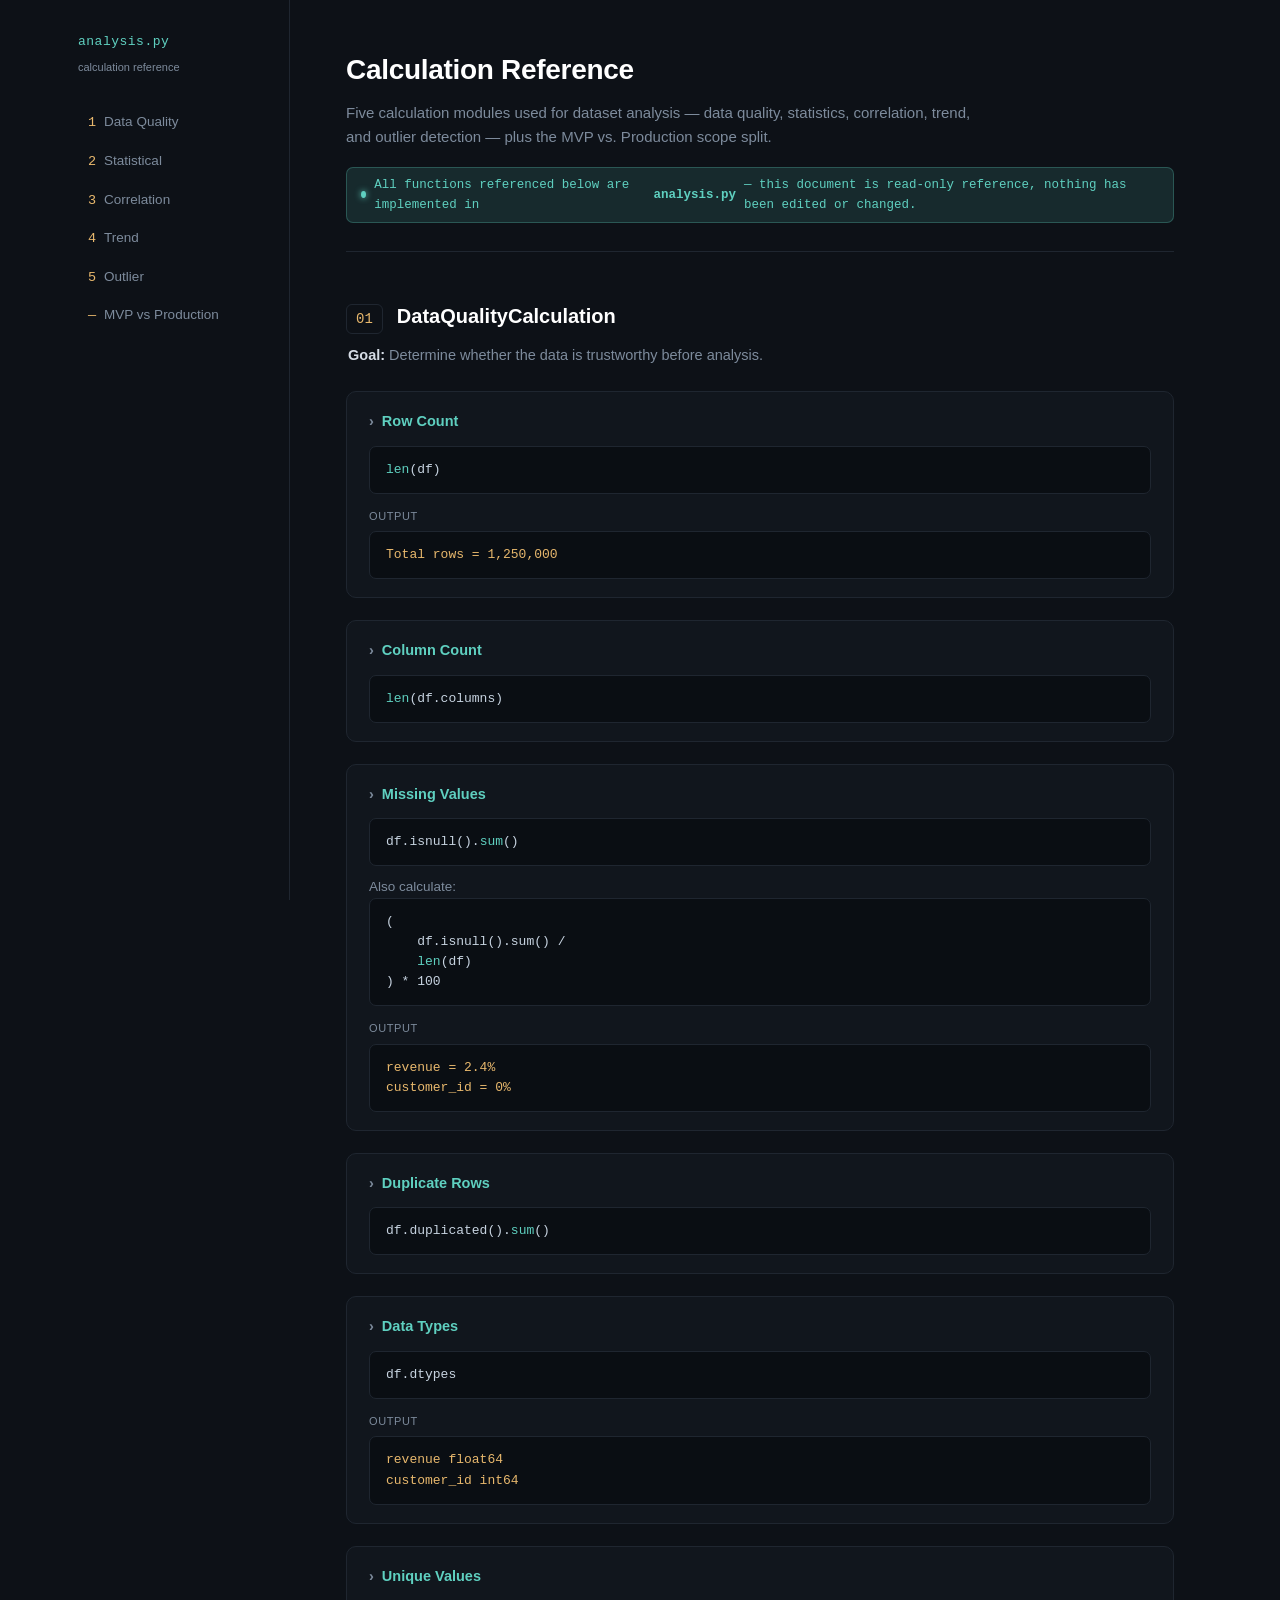
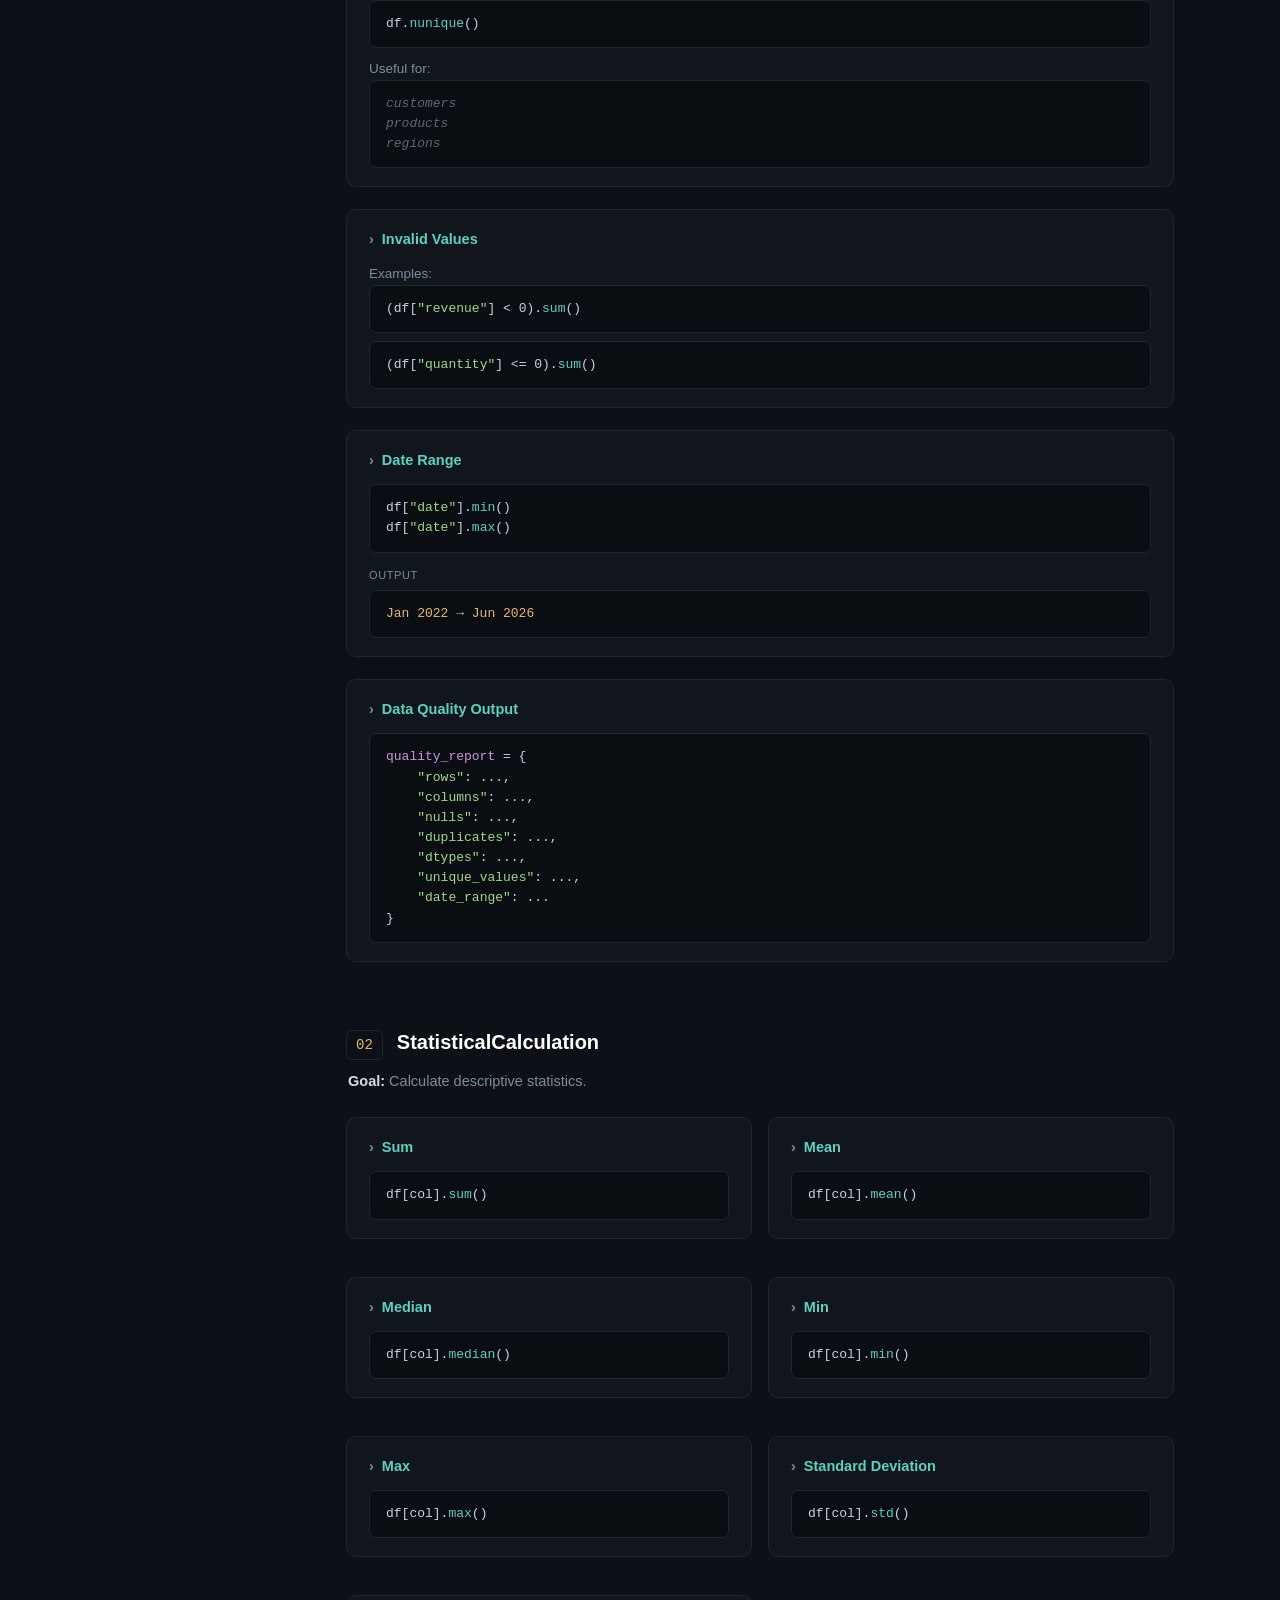
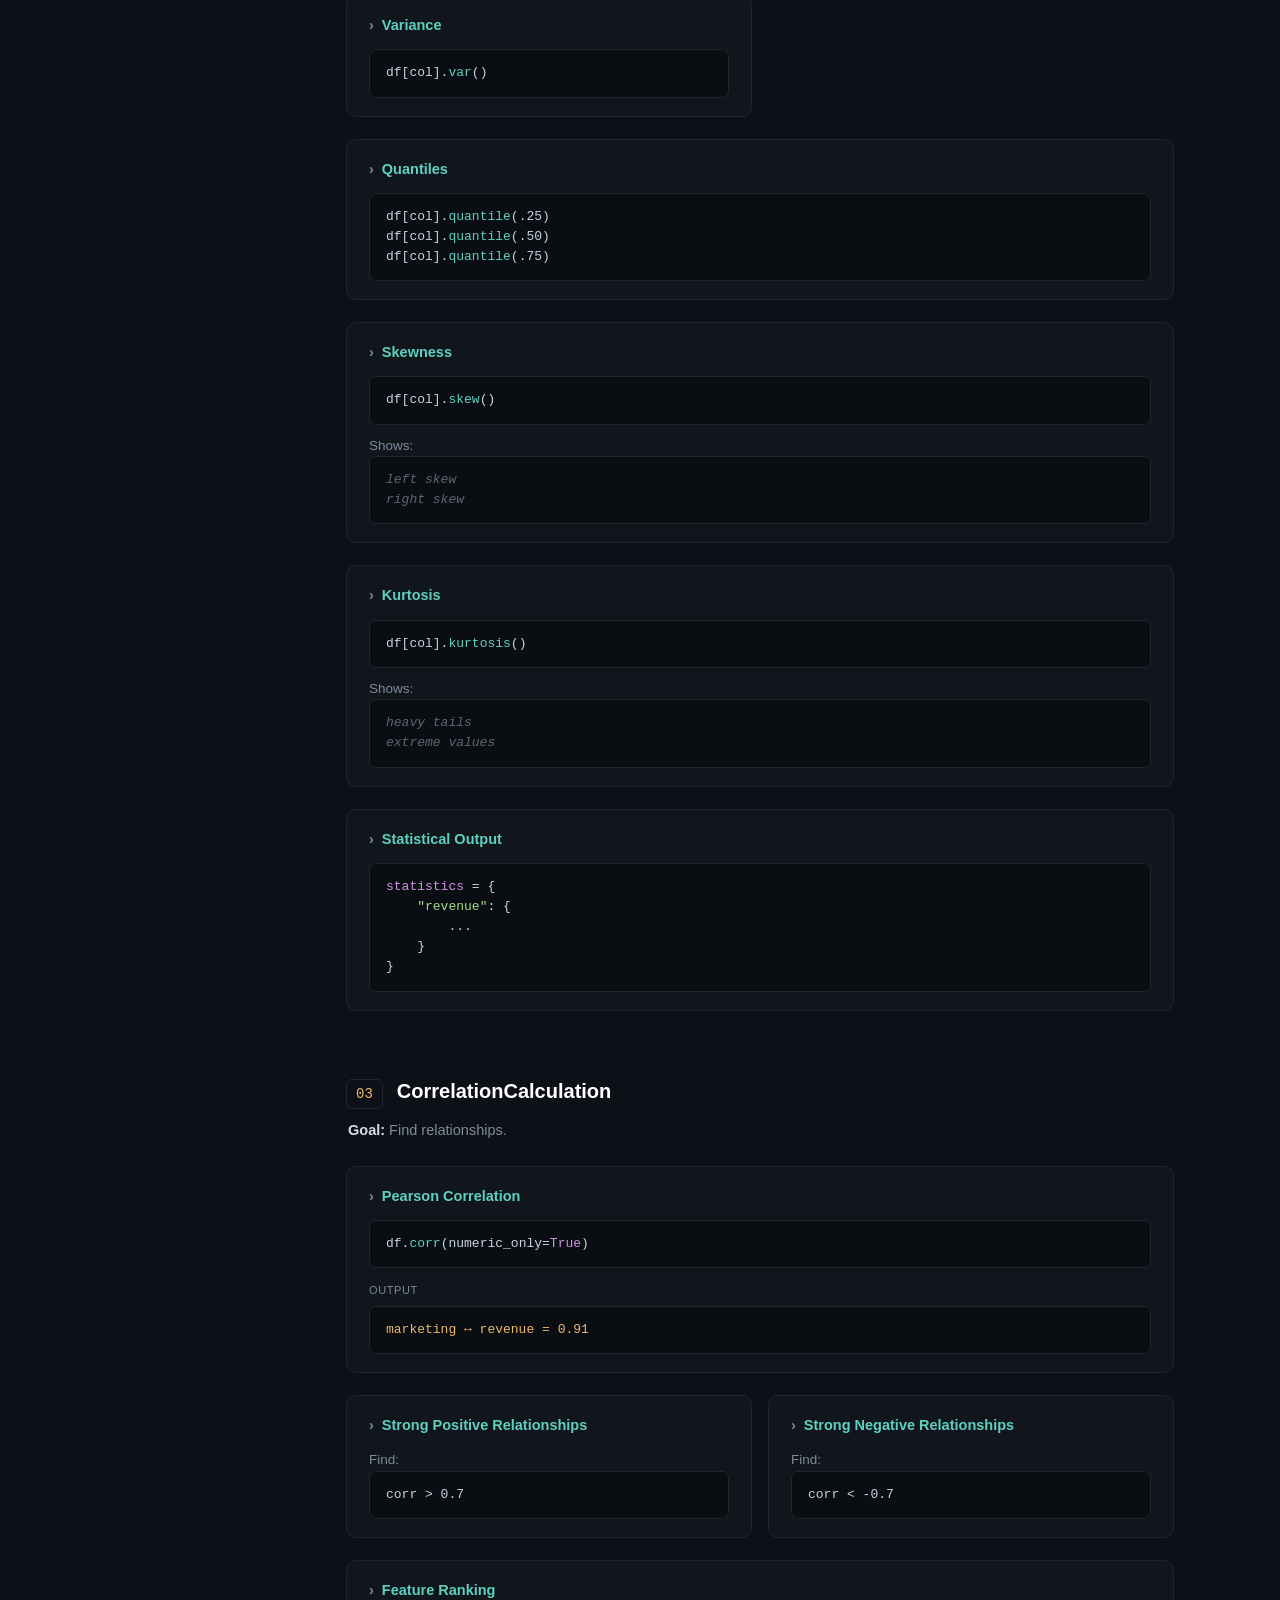
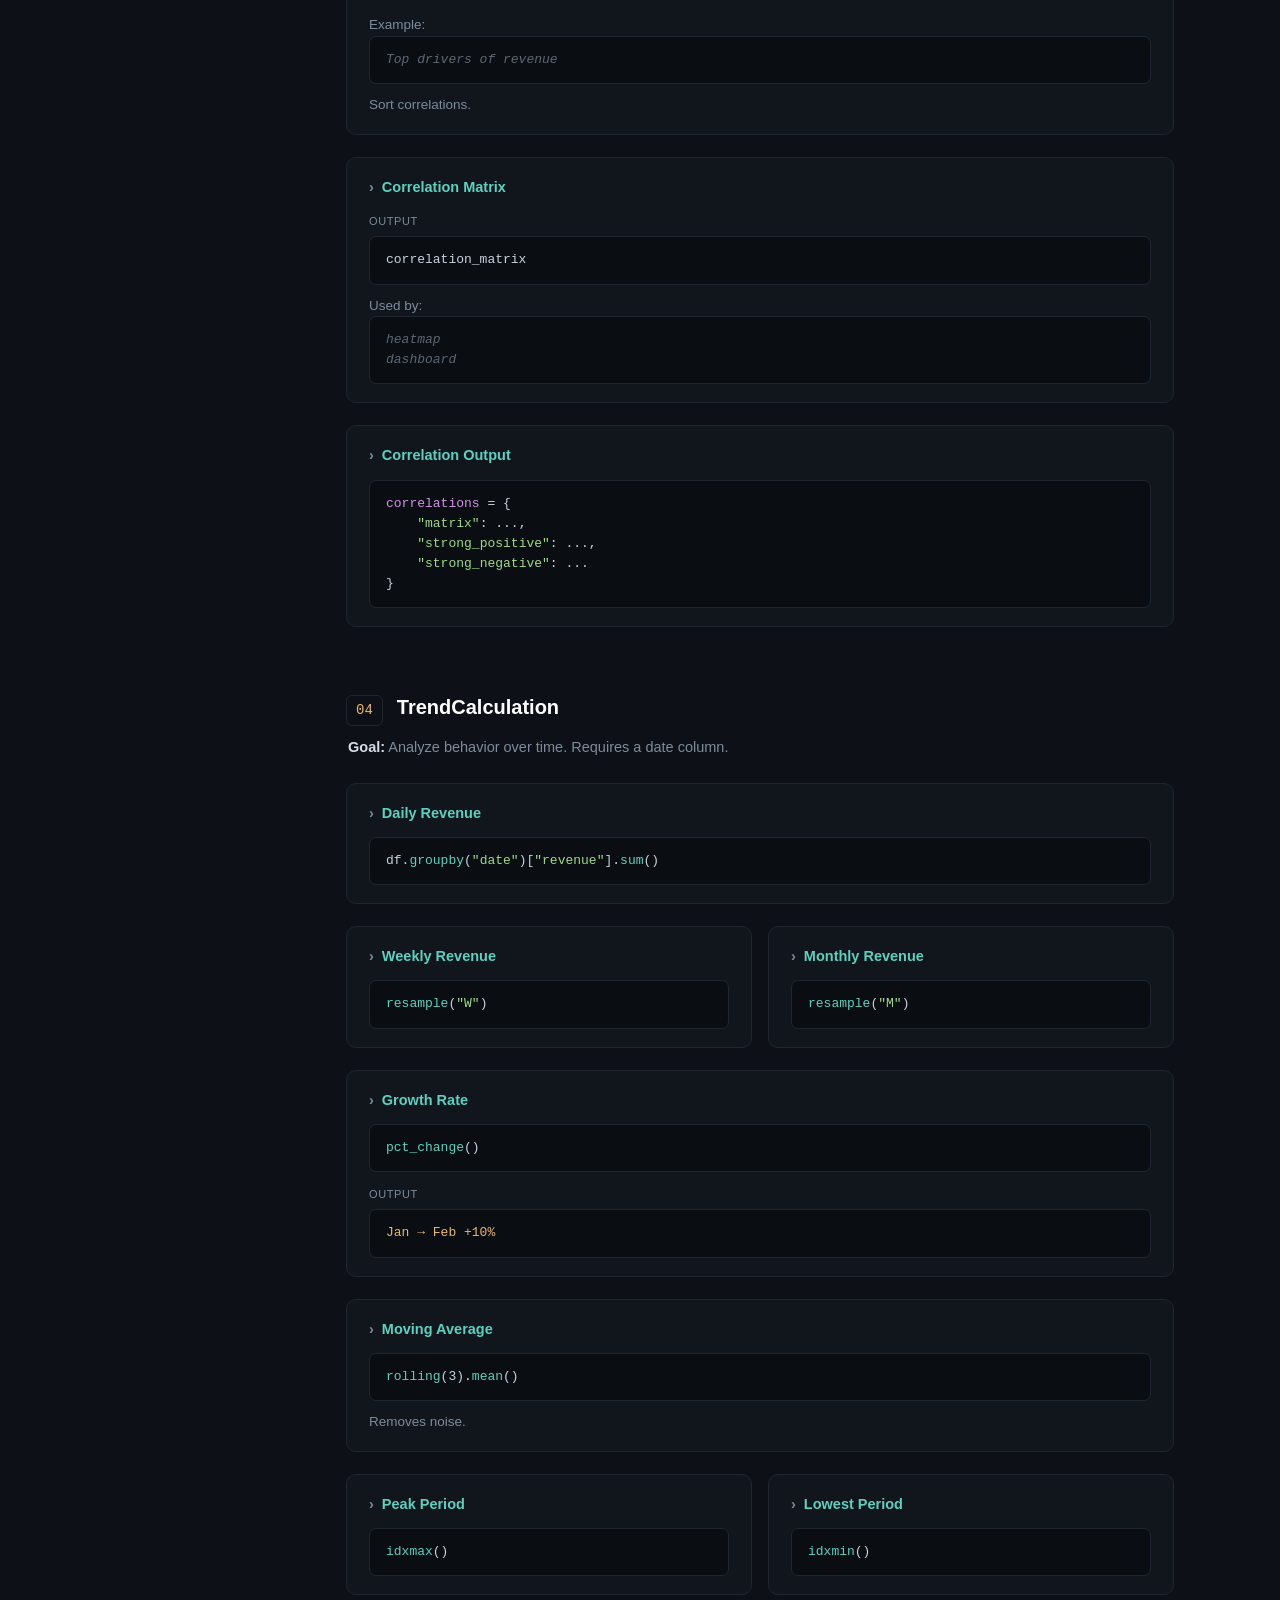
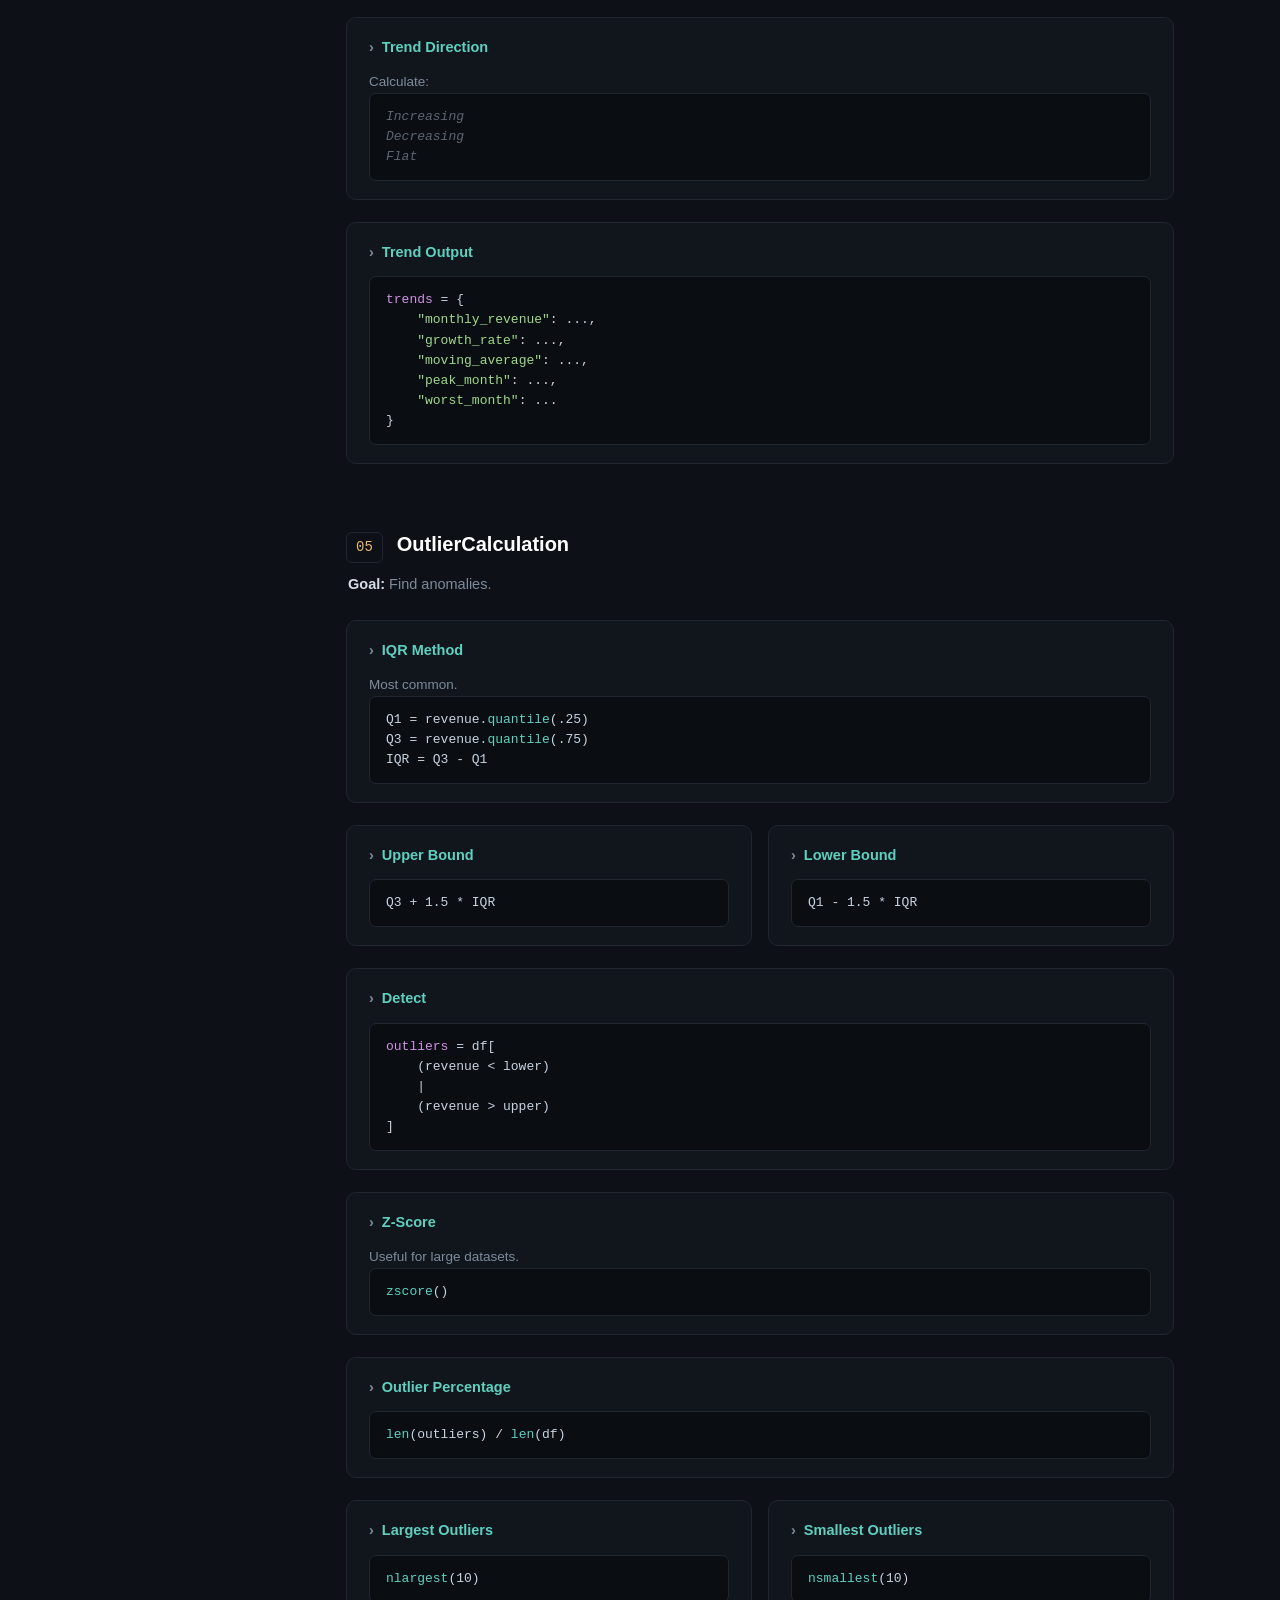
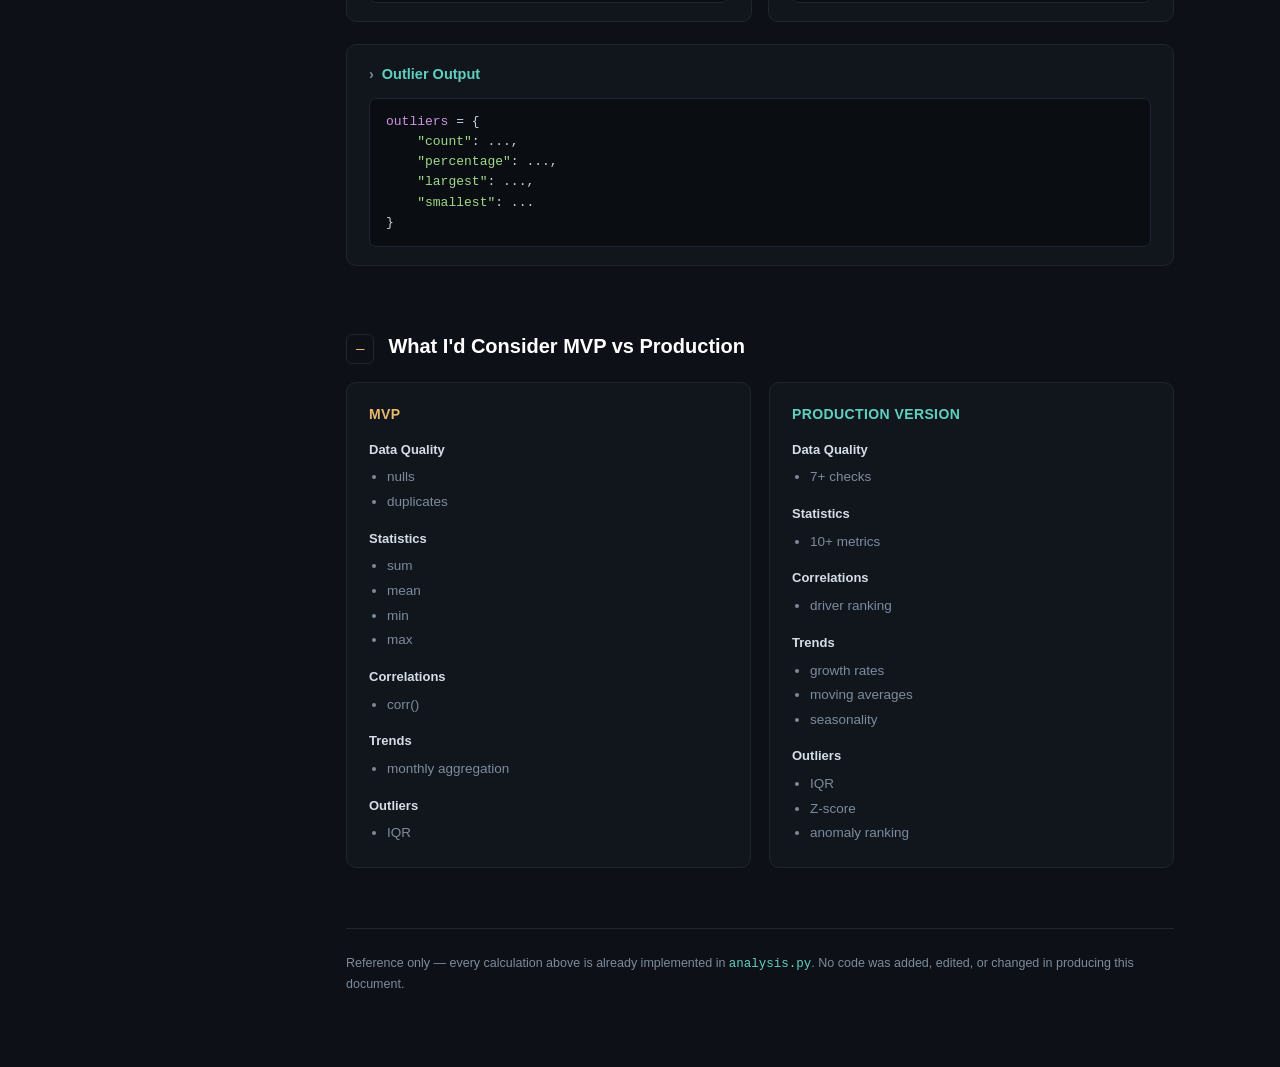
<file: architecture/analysis_reference.html>
<!DOCTYPE html>
<html lang="en">
<head>
<meta charset="UTF-8">
<meta name="viewport" content="width=device-width, initial-scale=1.0">
<title>analysis.py — Calculation Reference</title>
<style>
  :root{
    --bg:#0d1117;
    --bg-panel:#11161d;
    --bg-code:#0a0e13;
    --border:#1f2630;
    --text:#d6dde6;
    --text-dim:#7d8b9c;
    --accent:#5fd0c0;
    --accent-soft:#5fd0c022;
    --num:#e8b86d;
    --string:#9fd989;
  }
  *{box-sizing:border-box;}
  html{scroll-behavior:smooth;}
  body{
    margin:0;
    background:var(--bg);
    color:var(--text);
    font-family:'Segoe UI', -apple-system, BlinkMacSystemFont, Roboto, sans-serif;
    line-height:1.6;
  }
  .wrap{
    display:grid;
    grid-template-columns:240px 1fr;
    max-width:1180px;
    margin:0 auto;
  }
  /* Sidebar */
  nav.toc{
    position:sticky;
    top:0;
    align-self:start;
    height:100vh;
    overflow-y:auto;
    padding:32px 20px 32px 28px;
    border-right:1px solid var(--border);
  }
  nav.toc .brand{
    font-family:'Cascadia Code','Fira Code',Consolas,monospace;
    font-size:13px;
    color:var(--accent);
    letter-spacing:0.5px;
    margin-bottom:6px;
  }
  nav.toc .brand-sub{
    font-size:11px;
    color:var(--text-dim);
    margin-bottom:28px;
  }
  nav.toc a{
    display:block;
    font-size:13.5px;
    color:var(--text-dim);
    text-decoration:none;
    padding:7px 10px;
    border-radius:6px;
    margin-bottom:2px;
    transition:background .15s, color .15s;
  }
  nav.toc a:hover{ background:var(--accent-soft); color:var(--accent); }
  nav.toc .toc-num{
    font-family:'Cascadia Code','Fira Code',Consolas,monospace;
    color:var(--num);
    margin-right:8px;
  }

  main{ padding:48px 56px 80px; min-width:0; }

  header.page-head{
    margin-bottom:40px;
    padding-bottom:28px;
    border-bottom:1px solid var(--border);
  }
  header.page-head h1{
    font-size:28px;
    margin:0 0 8px;
    color:#fff;
    letter-spacing:-0.3px;
  }
  header.page-head p.lead{
    color:var(--text-dim);
    font-size:15px;
    margin:0 0 18px;
    max-width:640px;
  }
  .source-note{
    display:inline-flex;
    align-items:center;
    gap:8px;
    font-family:'Cascadia Code','Fira Code',Consolas,monospace;
    font-size:12.5px;
    color:var(--accent);
    background:var(--accent-soft);
    border:1px solid #5fd0c044;
    padding:7px 14px;
    border-radius:7px;
  }
  .source-note .dot{
    width:7px; height:7px; border-radius:50%; background:var(--accent);
    box-shadow:0 0 6px var(--accent);
  }

  section.module{
    margin-bottom:56px;
    padding-top:8px;
  }
  section.module > .mod-head{
    display:flex;
    align-items:baseline;
    gap:14px;
    margin-bottom:4px;
  }
  section.module .mod-index{
    font-family:'Cascadia Code','Fira Code',Consolas,monospace;
    font-size:14px;
    color:var(--num);
    border:1px solid var(--border);
    border-radius:6px;
    padding:3px 9px;
  }
  section.module h2{
    font-size:20px;
    margin:0;
    color:#fff;
  }
  section.module .goal{
    color:var(--text-dim);
    font-size:14.5px;
    margin:10px 0 24px;
    padding-left:2px;
  }
  section.module .goal strong{ color:var(--text); }

  .calc{
    margin:0 0 22px;
    padding:18px 22px;
    background:var(--bg-panel);
    border:1px solid var(--border);
    border-radius:10px;
  }
  .calc h3{
    font-size:14.5px;
    margin:0 0 12px;
    color:var(--accent);
    font-weight:600;
    display:flex;
    align-items:center;
    gap:8px;
  }
  .calc h3::before{
    content:"›";
    color:var(--text-dim);
  }
  .calc p.note{
    font-size:13.5px;
    color:var(--text-dim);
    margin:10px 0 0;
  }

  pre{
    margin:0;
    background:var(--bg-code);
    border:1px solid var(--border);
    border-radius:7px;
    padding:13px 16px;
    overflow-x:auto;
    font-family:'Cascadia Code','Fira Code',Consolas,monospace;
    font-size:13px;
    line-height:1.55;
    color:#c7d3e0;
  }
  pre + pre{ margin-top:8px; }
  .pair{ display:grid; grid-template-columns:1fr; gap:8px; }
  .label{
    font-size:11px;
    text-transform:uppercase;
    letter-spacing:0.6px;
    color:var(--text-dim);
    margin:0 0 6px;
  }
  .label.out{ margin-top:14px; }

  .kw{ color:#d291e4; }
  .fn{ color:var(--accent); }
  .strn{ color:var(--string); }
  .cm{ color:#5c6773; font-style:italic;}
  .out-line{ color:var(--num); }

  .grid2{
    display:grid;
    grid-template-columns:1fr 1fr;
    gap:16px;
  }
  @media (max-width:760px){ .grid2{ grid-template-columns:1fr; } }

  .mvp-table{
    display:grid;
    grid-template-columns:1fr 1fr;
    gap:18px;
    margin-top:18px;
  }
  @media (max-width:760px){ .mvp-table{ grid-template-columns:1fr; } }
  .mvp-col{
    background:var(--bg-panel);
    border:1px solid var(--border);
    border-radius:10px;
    padding:20px 22px;
  }
  .mvp-col h3{
    margin:0 0 14px;
    font-size:14px;
    letter-spacing:0.4px;
    text-transform:uppercase;
  }
  .mvp-col.mvp-min h3{ color:var(--num); }
  .mvp-col.mvp-prod h3{ color:var(--accent); }
  .mvp-block{ margin-bottom:16px; }
  .mvp-block:last-child{ margin-bottom:0; }
  .mvp-block .mb-title{
    font-size:13px;
    color:var(--text);
    font-weight:600;
    margin-bottom:6px;
  }
  .mvp-block ul{
    margin:0;
    padding-left:18px;
    color:var(--text-dim);
    font-size:13.5px;
  }
  .mvp-block li{ margin-bottom:3px; }

  footer{
    margin-top:60px;
    padding-top:24px;
    border-top:1px solid var(--border);
    color:var(--text-dim);
    font-size:12.5px;
  }
  footer code{
    color:var(--accent);
    font-family:'Cascadia Code','Fira Code',Consolas,monospace;
  }

  @media (max-width:900px){
    .wrap{ grid-template-columns:1fr; }
    nav.toc{ position:static; height:auto; border-right:none; border-bottom:1px solid var(--border); }
    main{ padding:32px 24px 60px; }
  }
</style>
</head>
<body>
<div class="wrap">

  <nav class="toc">
    <div class="brand">analysis.py</div>
    <div class="brand-sub">calculation reference</div>
    <a href="#sec1"><span class="toc-num">1</span>Data Quality</a>
    <a href="#sec2"><span class="toc-num">2</span>Statistical</a>
    <a href="#sec3"><span class="toc-num">3</span>Correlation</a>
    <a href="#sec4"><span class="toc-num">4</span>Trend</a>
    <a href="#sec5"><span class="toc-num">5</span>Outlier</a>
    <a href="#sec6"><span class="toc-num">—</span>MVP vs Production</a>
  </nav>

  <main>
    <header class="page-head">
      <h1>Calculation Reference</h1>
      <p class="lead">Five calculation modules used for dataset analysis — data quality, statistics, correlation, trend, and outlier detection — plus the MVP vs. Production scope split.</p>
      <span class="source-note"><span class="dot"></span>All functions referenced below are implemented in <strong>analysis.py</strong> — this document is read-only reference, nothing has been edited or changed.</span>
    </header>

    <!-- 1. DATA QUALITY -->
    <section class="module" id="sec1">
      <div class="mod-head">
        <span class="mod-index">01</span>
        <h2>DataQualityCalculation</h2>
      </div>
      <p class="goal"><strong>Goal:</strong> Determine whether the data is trustworthy before analysis.</p>

      <div class="calc">
        <h3>Row Count</h3>
        <pre><span class="fn">len</span>(df)</pre>
        <p class="label out">Output</p>
        <pre><span class="out-line">Total rows = 1,250,000</span></pre>
      </div>

      <div class="calc">
        <h3>Column Count</h3>
        <pre><span class="fn">len</span>(df.columns)</pre>
      </div>

      <div class="calc">
        <h3>Missing Values</h3>
        <pre>df.isnull().<span class="fn">sum</span>()</pre>
        <p class="note">Also calculate:</p>
        <pre>(
    df.isnull().sum() /
    <span class="fn">len</span>(df)
) * 100</pre>
        <p class="label out">Output</p>
        <pre><span class="out-line">revenue = 2.4%
customer_id = 0%</span></pre>
      </div>

      <div class="calc">
        <h3>Duplicate Rows</h3>
        <pre>df.duplicated().<span class="fn">sum</span>()</pre>
      </div>

      <div class="calc">
        <h3>Data Types</h3>
        <pre>df.dtypes</pre>
        <p class="label out">Output</p>
        <pre><span class="out-line">revenue float64
customer_id int64</span></pre>
      </div>

      <div class="calc">
        <h3>Unique Values</h3>
        <pre>df.<span class="fn">nunique</span>()</pre>
        <p class="note">Useful for:</p>
        <pre><span class="cm">customers
products
regions</span></pre>
      </div>

      <div class="calc">
        <h3>Invalid Values</h3>
        <p class="note">Examples:</p>
        <pre>(df[<span class="strn">"revenue"</span>] &lt; 0).<span class="fn">sum</span>()</pre>
        <pre>(df[<span class="strn">"quantity"</span>] &lt;= 0).<span class="fn">sum</span>()</pre>
      </div>

      <div class="calc">
        <h3>Date Range</h3>
        <pre>df[<span class="strn">"date"</span>].<span class="fn">min</span>()
df[<span class="strn">"date"</span>].<span class="fn">max</span>()</pre>
        <p class="label out">Output</p>
        <pre><span class="out-line">Jan 2022 → Jun 2026</span></pre>
      </div>

      <div class="calc">
        <h3>Data Quality Output</h3>
        <pre><span class="kw">quality_report</span> = {
    <span class="strn">"rows"</span>: ...,
    <span class="strn">"columns"</span>: ...,
    <span class="strn">"nulls"</span>: ...,
    <span class="strn">"duplicates"</span>: ...,
    <span class="strn">"dtypes"</span>: ...,
    <span class="strn">"unique_values"</span>: ...,
    <span class="strn">"date_range"</span>: ...
}</pre>
      </div>
    </section>

    <!-- 2. STATISTICAL -->
    <section class="module" id="sec2">
      <div class="mod-head">
        <span class="mod-index">02</span>
        <h2>StatisticalCalculation</h2>
      </div>
      <p class="goal"><strong>Goal:</strong> Calculate descriptive statistics.</p>

      <div class="grid2">
        <div class="calc"><h3>Sum</h3><pre>df[col].<span class="fn">sum</span>()</pre></div>
        <div class="calc"><h3>Mean</h3><pre>df[col].<span class="fn">mean</span>()</pre></div>
        <div class="calc"><h3>Median</h3><pre>df[col].<span class="fn">median</span>()</pre></div>
        <div class="calc"><h3>Min</h3><pre>df[col].<span class="fn">min</span>()</pre></div>
        <div class="calc"><h3>Max</h3><pre>df[col].<span class="fn">max</span>()</pre></div>
        <div class="calc"><h3>Standard Deviation</h3><pre>df[col].<span class="fn">std</span>()</pre></div>
        <div class="calc"><h3>Variance</h3><pre>df[col].<span class="fn">var</span>()</pre></div>
      </div>

      <div class="calc">
        <h3>Quantiles</h3>
        <pre>df[col].<span class="fn">quantile</span>(.25)
df[col].<span class="fn">quantile</span>(.50)
df[col].<span class="fn">quantile</span>(.75)</pre>
      </div>

      <div class="calc">
        <h3>Skewness</h3>
        <pre>df[col].<span class="fn">skew</span>()</pre>
        <p class="note">Shows:</p>
        <pre><span class="cm">left skew
right skew</span></pre>
      </div>

      <div class="calc">
        <h3>Kurtosis</h3>
        <pre>df[col].<span class="fn">kurtosis</span>()</pre>
        <p class="note">Shows:</p>
        <pre><span class="cm">heavy tails
extreme values</span></pre>
      </div>

      <div class="calc">
        <h3>Statistical Output</h3>
        <pre><span class="kw">statistics</span> = {
    <span class="strn">"revenue"</span>: {
        ...
    }
}</pre>
      </div>
    </section>

    <!-- 3. CORRELATION -->
    <section class="module" id="sec3">
      <div class="mod-head">
        <span class="mod-index">03</span>
        <h2>CorrelationCalculation</h2>
      </div>
      <p class="goal"><strong>Goal:</strong> Find relationships.</p>

      <div class="calc">
        <h3>Pearson Correlation</h3>
        <pre>df.<span class="fn">corr</span>(numeric_only=<span class="kw">True</span>)</pre>
        <p class="label out">Output</p>
        <pre><span class="out-line">marketing ↔ revenue = 0.91</span></pre>
      </div>

      <div class="grid2">
        <div class="calc">
          <h3>Strong Positive Relationships</h3>
          <p class="note">Find:</p>
          <pre>corr &gt; 0.7</pre>
        </div>
        <div class="calc">
          <h3>Strong Negative Relationships</h3>
          <p class="note">Find:</p>
          <pre>corr &lt; -0.7</pre>
        </div>
      </div>

      <div class="calc">
        <h3>Feature Ranking</h3>
        <p class="note">Example:</p>
        <pre><span class="cm">Top drivers of revenue</span></pre>
        <p class="note">Sort correlations.</p>
      </div>

      <div class="calc">
        <h3>Correlation Matrix</h3>
        <p class="label out">Output</p>
        <pre>correlation_matrix</pre>
        <p class="note">Used by:</p>
        <pre><span class="cm">heatmap
dashboard</span></pre>
      </div>

      <div class="calc">
        <h3>Correlation Output</h3>
        <pre><span class="kw">correlations</span> = {
    <span class="strn">"matrix"</span>: ...,
    <span class="strn">"strong_positive"</span>: ...,
    <span class="strn">"strong_negative"</span>: ...
}</pre>
      </div>
    </section>

    <!-- 4. TREND -->
    <section class="module" id="sec4">
      <div class="mod-head">
        <span class="mod-index">04</span>
        <h2>TrendCalculation</h2>
      </div>
      <p class="goal"><strong>Goal:</strong> Analyze behavior over time. Requires a date column.</p>

      <div class="calc">
        <h3>Daily Revenue</h3>
        <pre>df.<span class="fn">groupby</span>(<span class="strn">"date"</span>)[<span class="strn">"revenue"</span>].<span class="fn">sum</span>()</pre>
      </div>

      <div class="grid2">
        <div class="calc"><h3>Weekly Revenue</h3><pre><span class="fn">resample</span>(<span class="strn">"W"</span>)</pre></div>
        <div class="calc"><h3>Monthly Revenue</h3><pre><span class="fn">resample</span>(<span class="strn">"M"</span>)</pre></div>
      </div>

      <div class="calc">
        <h3>Growth Rate</h3>
        <pre><span class="fn">pct_change</span>()</pre>
        <p class="label out">Output</p>
        <pre><span class="out-line">Jan → Feb +10%</span></pre>
      </div>

      <div class="calc">
        <h3>Moving Average</h3>
        <pre><span class="fn">rolling</span>(3).<span class="fn">mean</span>()</pre>
        <p class="note">Removes noise.</p>
      </div>

      <div class="grid2">
        <div class="calc"><h3>Peak Period</h3><pre><span class="fn">idxmax</span>()</pre></div>
        <div class="calc"><h3>Lowest Period</h3><pre><span class="fn">idxmin</span>()</pre></div>
      </div>

      <div class="calc">
        <h3>Trend Direction</h3>
        <p class="note">Calculate:</p>
        <pre><span class="cm">Increasing
Decreasing
Flat</span></pre>
      </div>

      <div class="calc">
        <h3>Trend Output</h3>
        <pre><span class="kw">trends</span> = {
    <span class="strn">"monthly_revenue"</span>: ...,
    <span class="strn">"growth_rate"</span>: ...,
    <span class="strn">"moving_average"</span>: ...,
    <span class="strn">"peak_month"</span>: ...,
    <span class="strn">"worst_month"</span>: ...
}</pre>
      </div>
    </section>

    <!-- 5. OUTLIER -->
    <section class="module" id="sec5">
      <div class="mod-head">
        <span class="mod-index">05</span>
        <h2>OutlierCalculation</h2>
      </div>
      <p class="goal"><strong>Goal:</strong> Find anomalies.</p>

      <div class="calc">
        <h3>IQR Method</h3>
        <p class="note">Most common.</p>
        <pre>Q1 = revenue.<span class="fn">quantile</span>(.25)
Q3 = revenue.<span class="fn">quantile</span>(.75)
IQR = Q3 - Q1</pre>
      </div>

      <div class="grid2">
        <div class="calc"><h3>Upper Bound</h3><pre>Q3 + 1.5 * IQR</pre></div>
        <div class="calc"><h3>Lower Bound</h3><pre>Q1 - 1.5 * IQR</pre></div>
      </div>

      <div class="calc">
        <h3>Detect</h3>
        <pre><span class="kw">outliers</span> = df[
    (revenue &lt; lower)
    |
    (revenue &gt; upper)
]</pre>
      </div>

      <div class="calc">
        <h3>Z-Score</h3>
        <p class="note">Useful for large datasets.</p>
        <pre><span class="fn">zscore</span>()</pre>
      </div>

      <div class="calc">
        <h3>Outlier Percentage</h3>
        <pre><span class="fn">len</span>(outliers) / <span class="fn">len</span>(df)</pre>
      </div>

      <div class="grid2">
        <div class="calc"><h3>Largest Outliers</h3><pre><span class="fn">nlargest</span>(10)</pre></div>
        <div class="calc"><h3>Smallest Outliers</h3><pre><span class="fn">nsmallest</span>(10)</pre></div>
      </div>

      <div class="calc">
        <h3>Outlier Output</h3>
        <pre><span class="kw">outliers</span> = {
    <span class="strn">"count"</span>: ...,
    <span class="strn">"percentage"</span>: ...,
    <span class="strn">"largest"</span>: ...,
    <span class="strn">"smallest"</span>: ...
}</pre>
      </div>
    </section>

    <!-- MVP vs PRODUCTION -->
    <section class="module" id="sec6">
      <div class="mod-head">
        <span class="mod-index">—</span>
        <h2>What I'd Consider MVP vs Production</h2>
      </div>

      <div class="mvp-table">
        <div class="mvp-col mvp-min">
          <h3>MVP</h3>
          <div class="mvp-block">
            <div class="mb-title">Data Quality</div>
            <ul><li>nulls</li><li>duplicates</li></ul>
          </div>
          <div class="mvp-block">
            <div class="mb-title">Statistics</div>
            <ul><li>sum</li><li>mean</li><li>min</li><li>max</li></ul>
          </div>
          <div class="mvp-block">
            <div class="mb-title">Correlations</div>
            <ul><li>corr()</li></ul>
          </div>
          <div class="mvp-block">
            <div class="mb-title">Trends</div>
            <ul><li>monthly aggregation</li></ul>
          </div>
          <div class="mvp-block">
            <div class="mb-title">Outliers</div>
            <ul><li>IQR</li></ul>
          </div>
        </div>

        <div class="mvp-col mvp-prod">
          <h3>Production Version</h3>
          <div class="mvp-block">
            <div class="mb-title">Data Quality</div>
            <ul><li>7+ checks</li></ul>
          </div>
          <div class="mvp-block">
            <div class="mb-title">Statistics</div>
            <ul><li>10+ metrics</li></ul>
          </div>
          <div class="mvp-block">
            <div class="mb-title">Correlations</div>
            <ul><li>driver ranking</li></ul>
          </div>
          <div class="mvp-block">
            <div class="mb-title">Trends</div>
            <ul><li>growth rates</li><li>moving averages</li><li>seasonality</li></ul>
          </div>
          <div class="mvp-block">
            <div class="mb-title">Outliers</div>
            <ul><li>IQR</li><li>Z-score</li><li>anomaly ranking</li></ul>
          </div>
        </div>
      </div>
    </section>

    <footer>
      Reference only — every calculation above is already implemented in <code>analysis.py</code>. No code was added, edited, or changed in producing this document.
    </footer>
  </main>
</div>
</body>
</html>
</file>
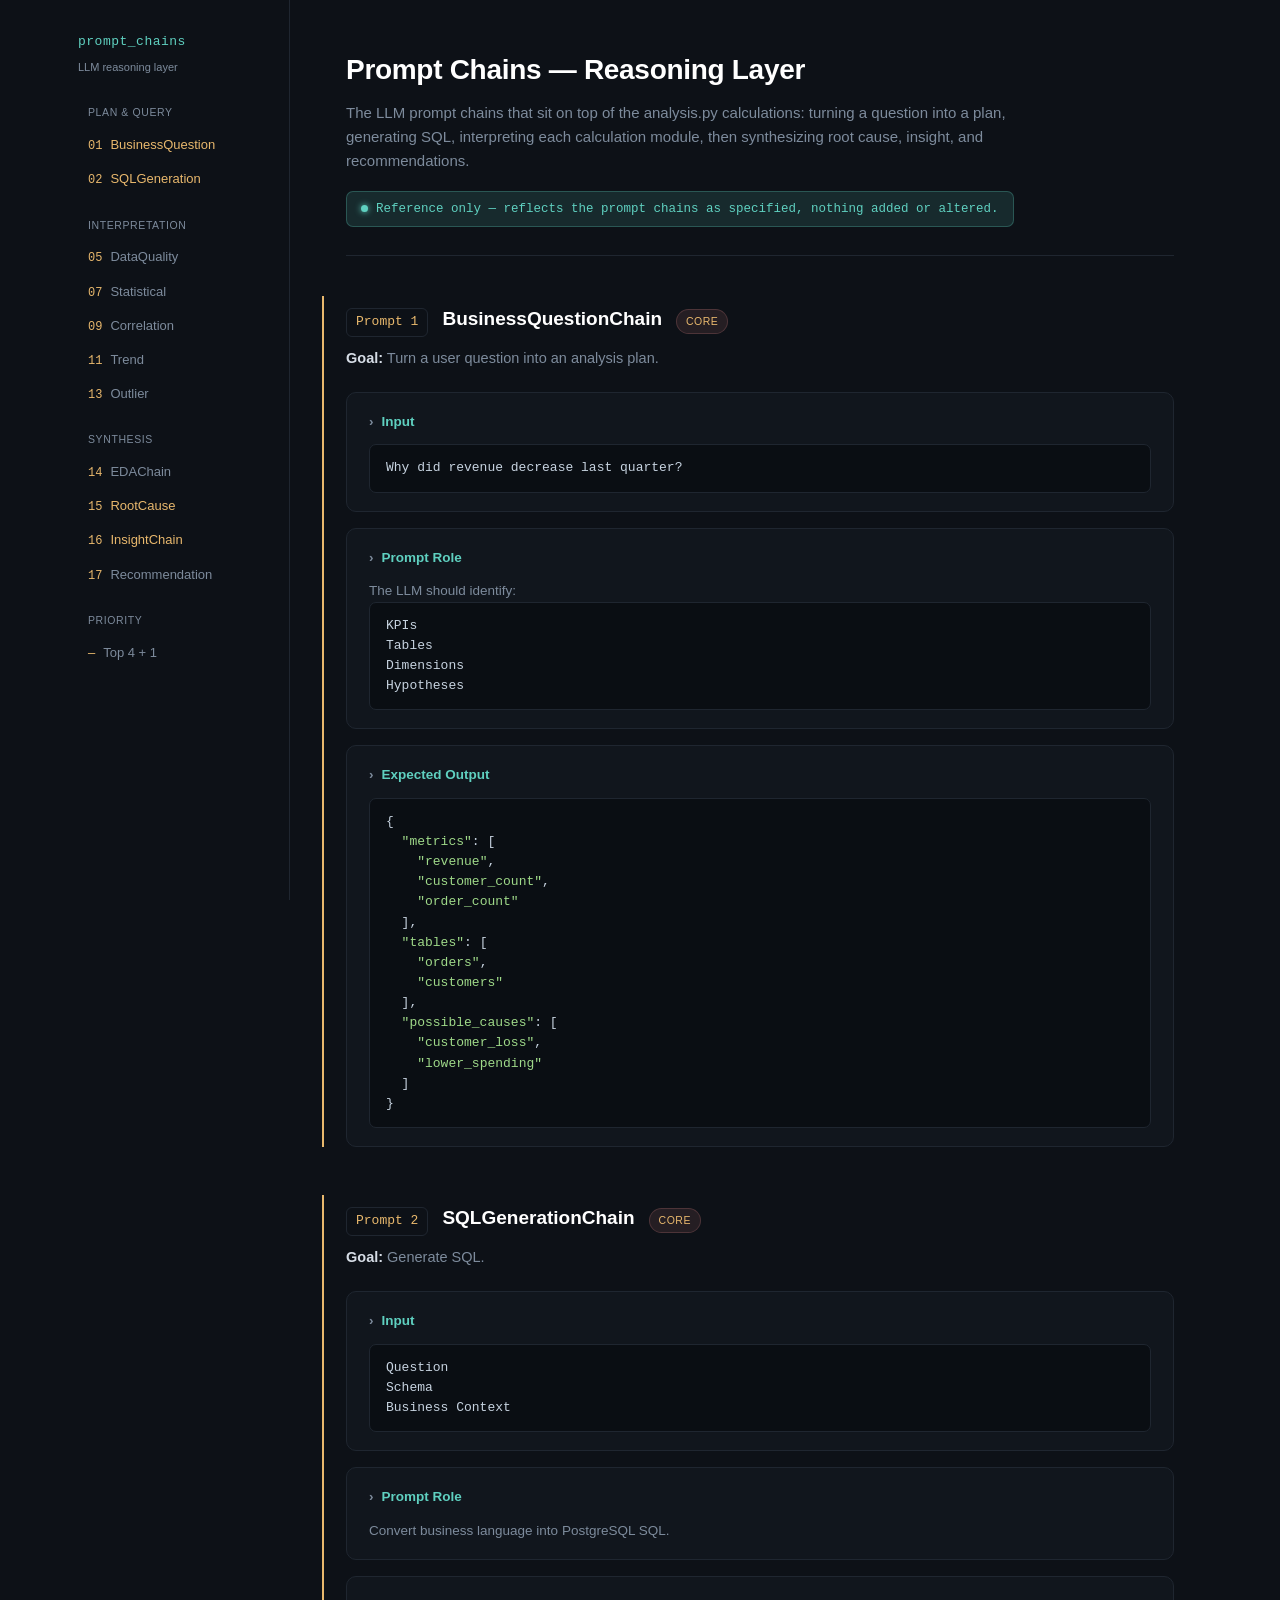
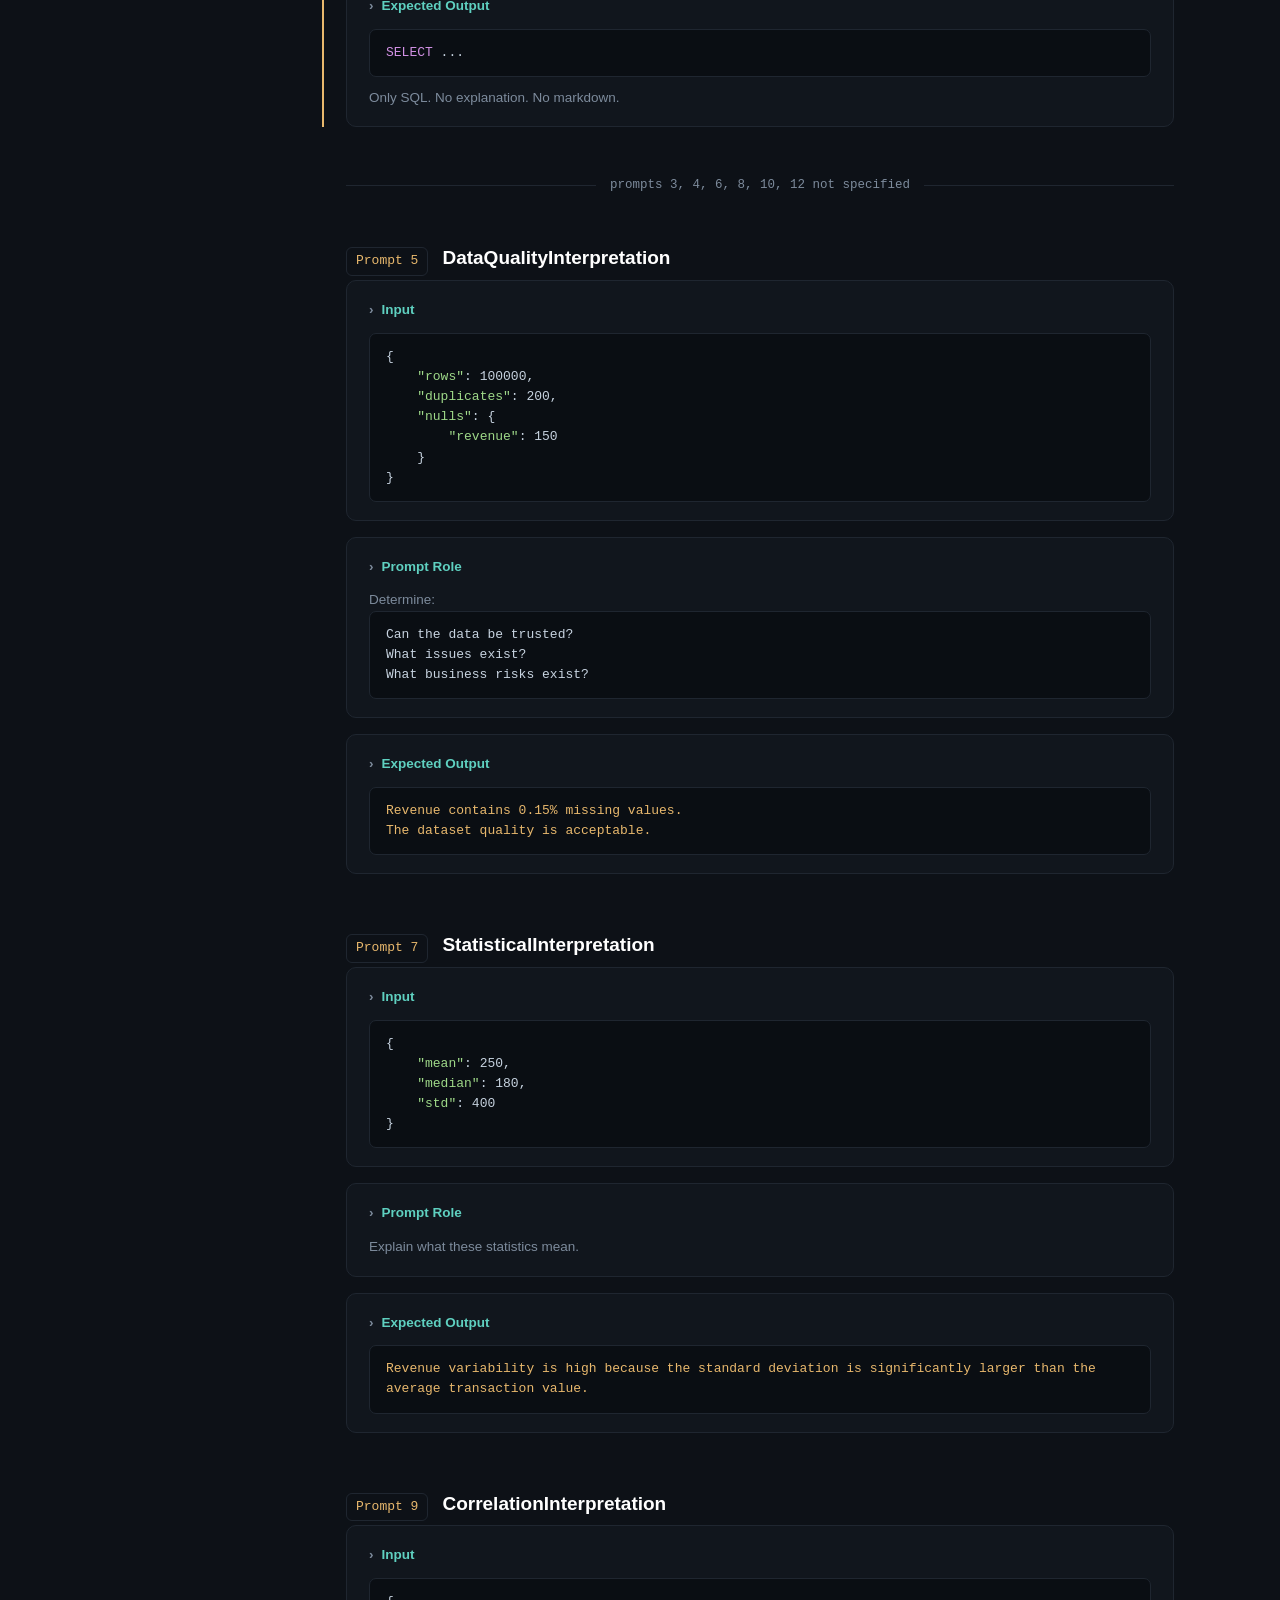
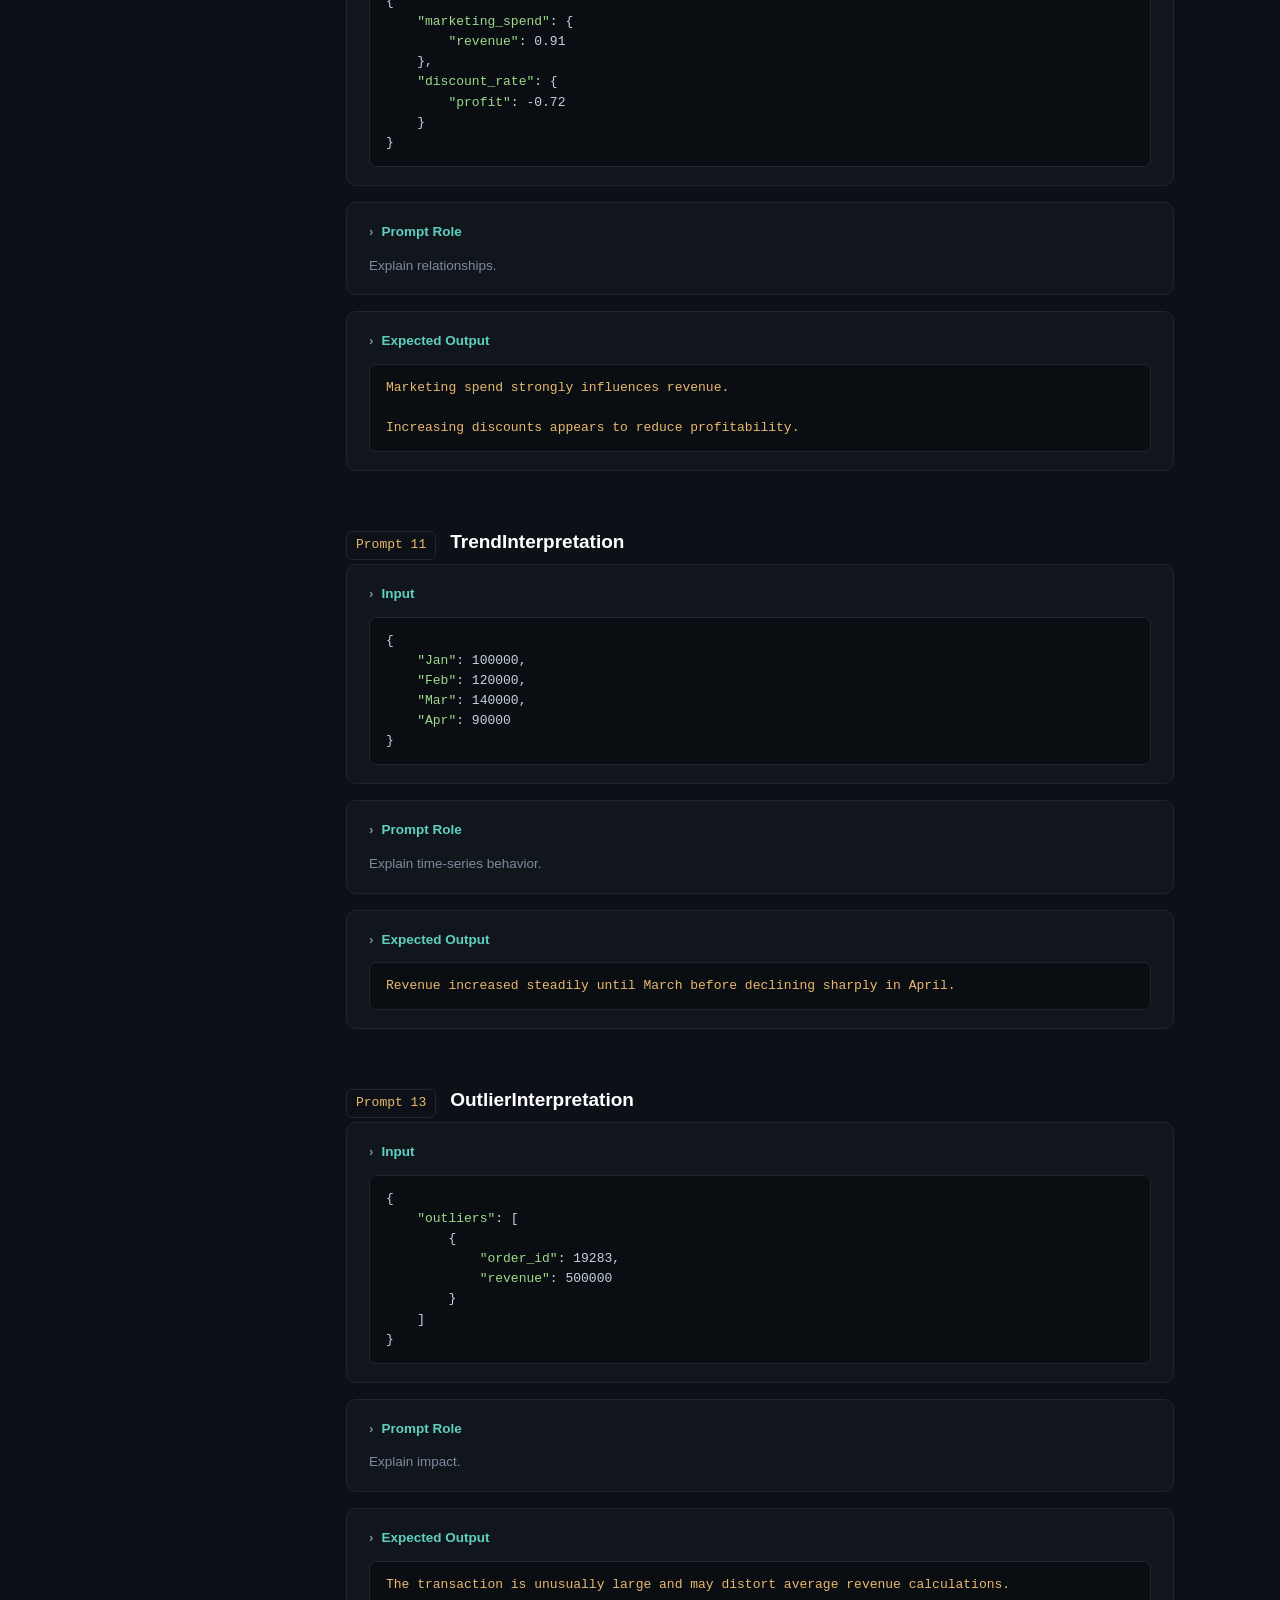
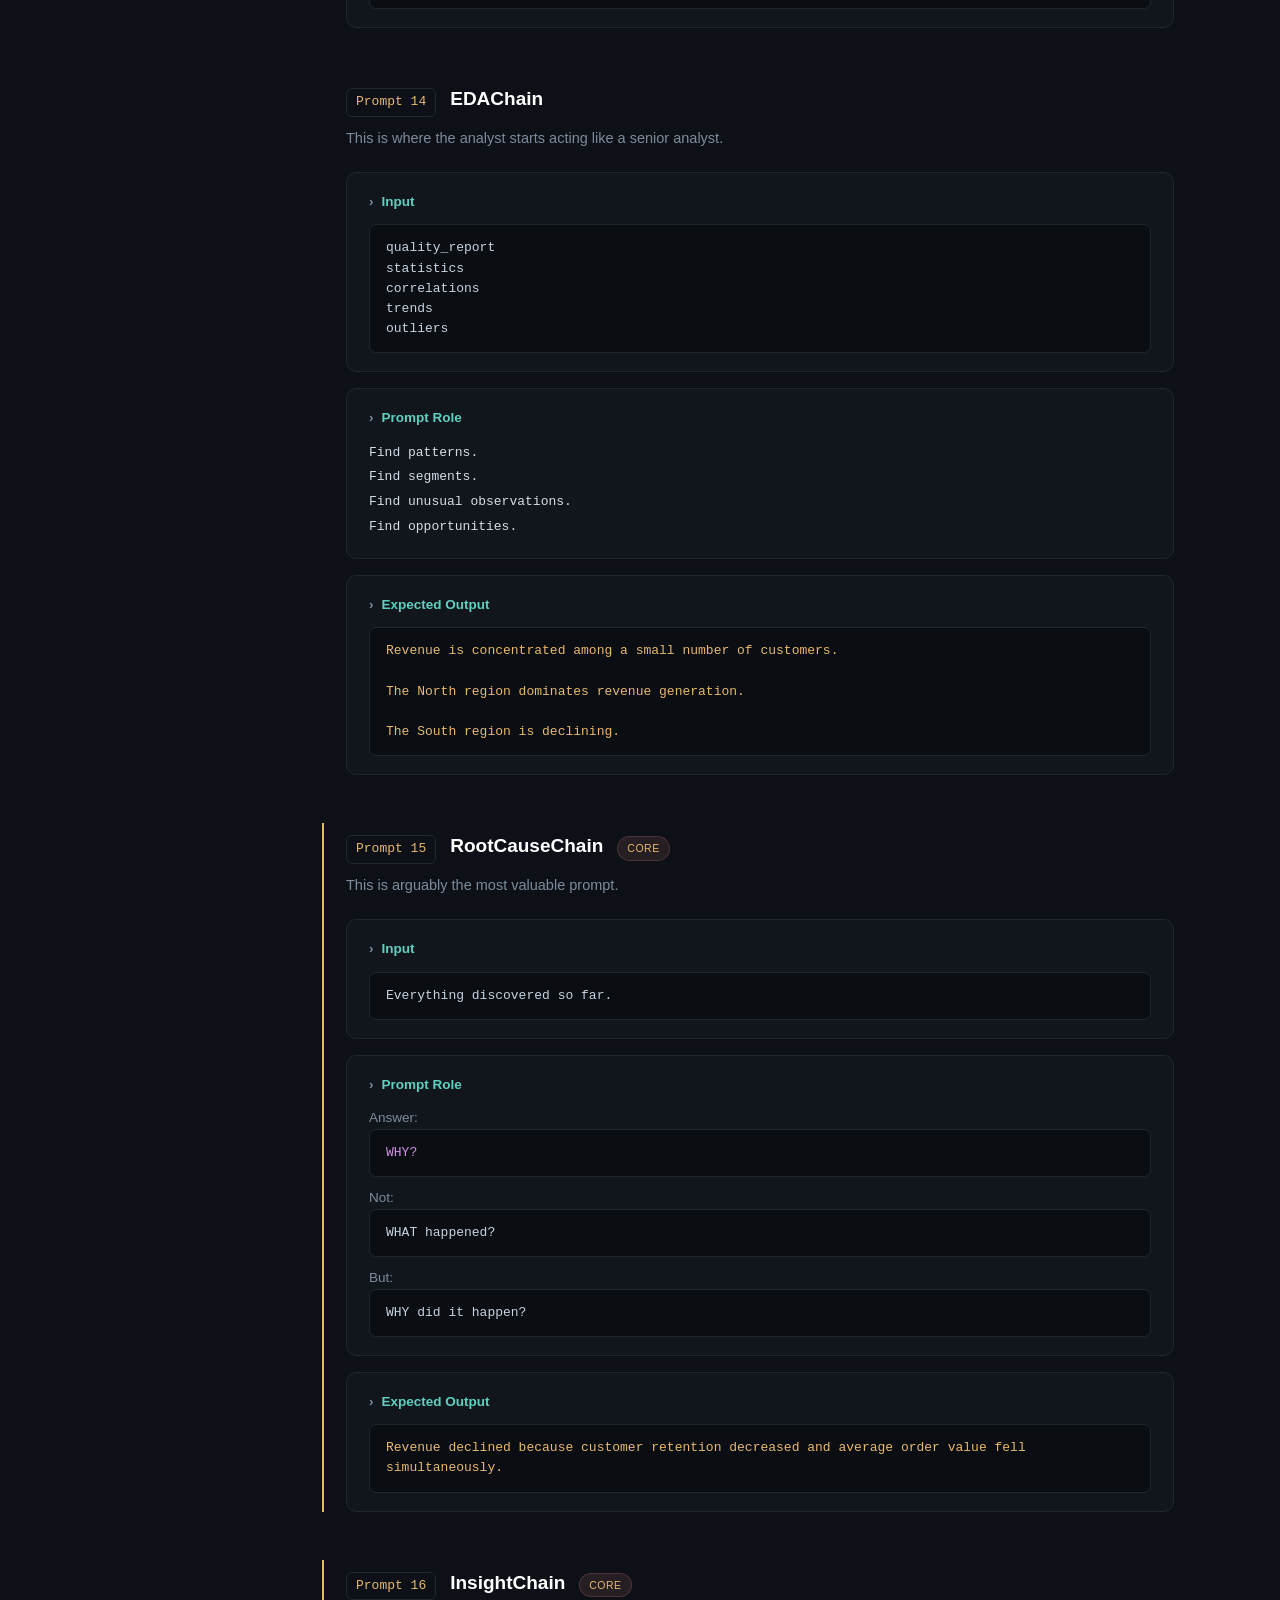
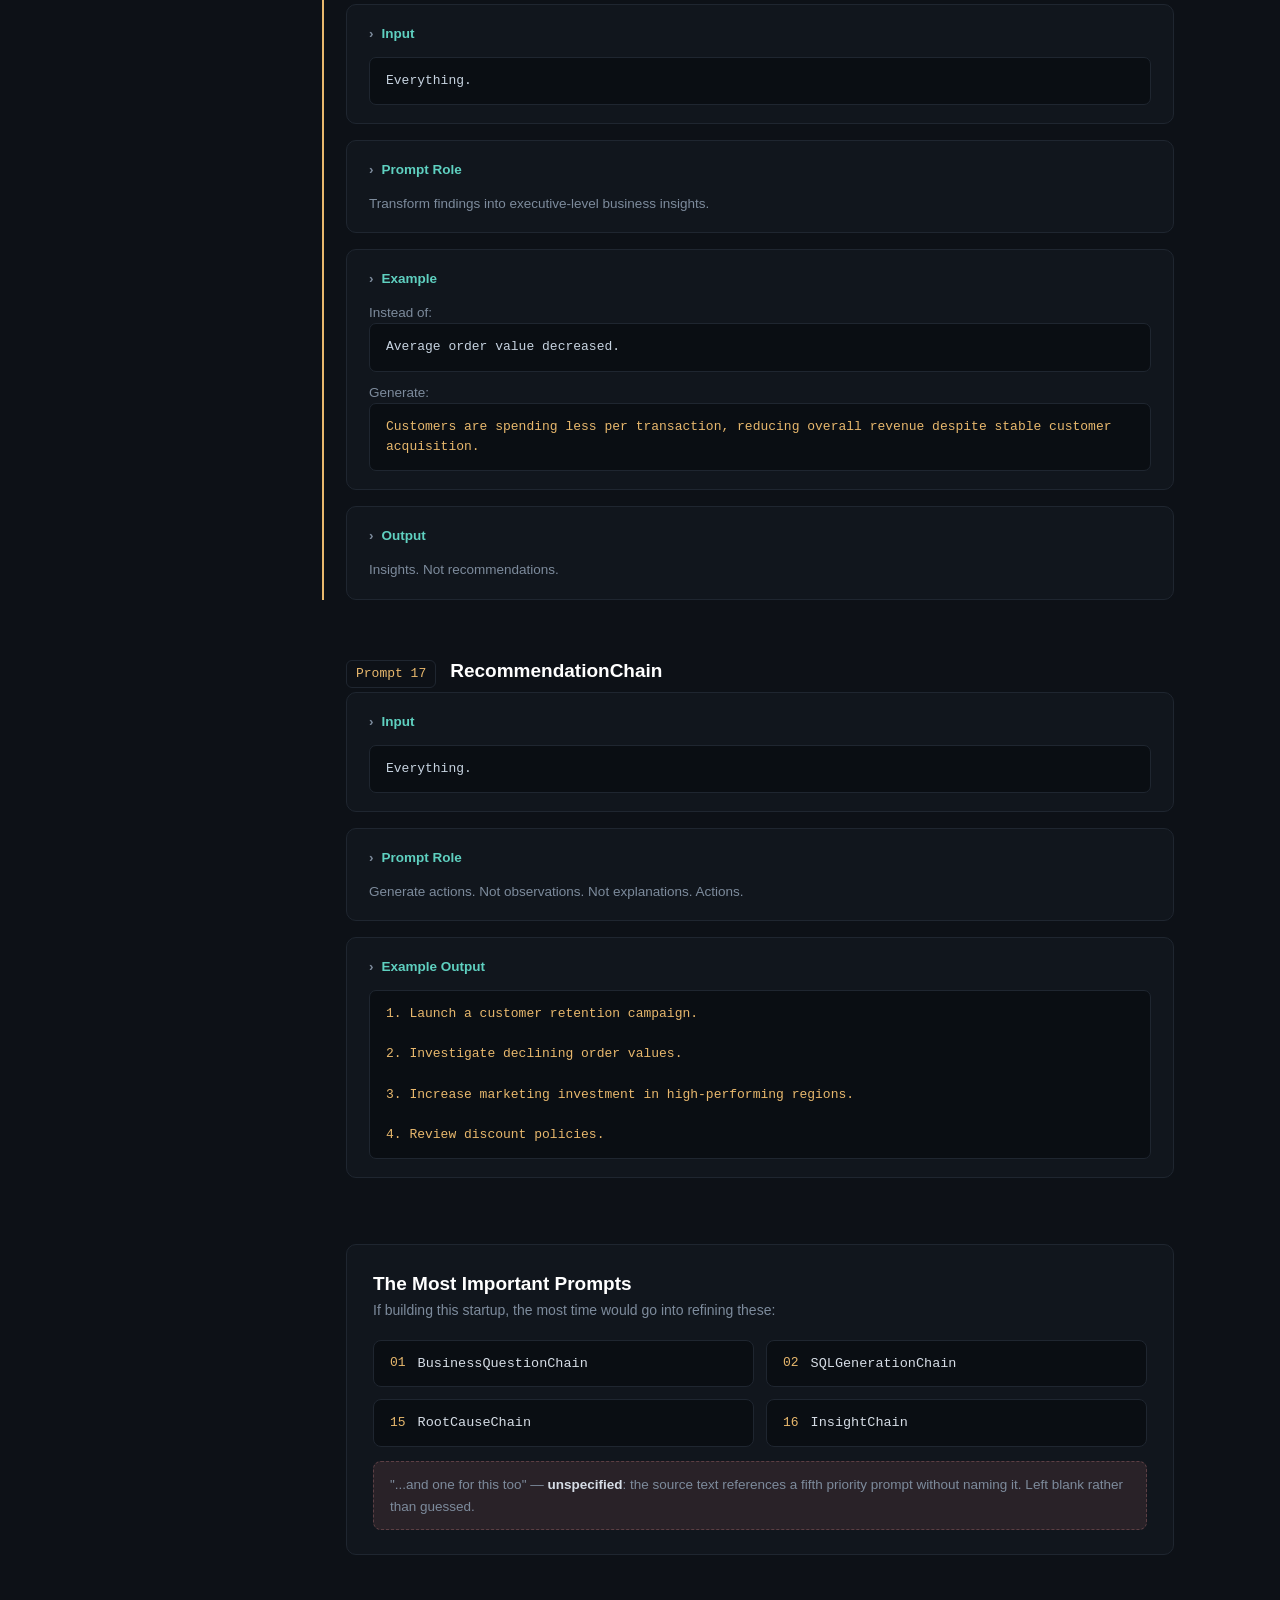
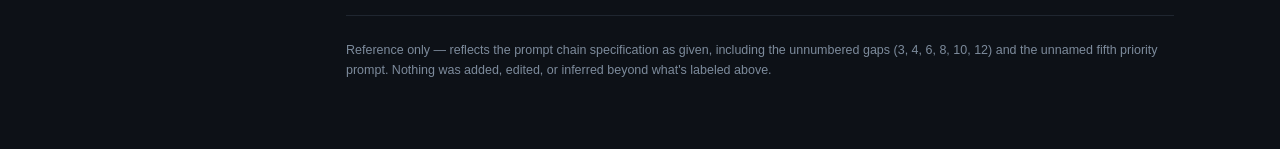
<file: architecture/prompt_chains_reference.html>
<!DOCTYPE html>
<html lang="en">
<head>
<meta charset="UTF-8">
<meta name="viewport" content="width=device-width, initial-scale=1.0">
<title>Prompt Chains — LLM Reasoning Layer Reference</title>
<style>
  :root{
    --bg:#0d1117;
    --bg-panel:#11161d;
    --bg-code:#0a0e13;
    --border:#1f2630;
    --text:#d6dde6;
    --text-dim:#7d8b9c;
    --accent:#5fd0c0;
    --accent-soft:#5fd0c022;
    --num:#e8b86d;
    --string:#9fd989;
    --flag:#e88d8d;
    --flag-soft:#e88d8d1c;
  }
  *{box-sizing:border-box;}
  html{scroll-behavior:smooth;}
  body{
    margin:0;
    background:var(--bg);
    color:var(--text);
    font-family:'Segoe UI', -apple-system, BlinkMacSystemFont, Roboto, sans-serif;
    line-height:1.6;
  }
  .wrap{
    display:grid;
    grid-template-columns:240px 1fr;
    max-width:1180px;
    margin:0 auto;
  }
  nav.toc{
    position:sticky;
    top:0;
    align-self:start;
    height:100vh;
    overflow-y:auto;
    padding:32px 20px 32px 28px;
    border-right:1px solid var(--border);
  }
  nav.toc .brand{
    font-family:'Cascadia Code','Fira Code',Consolas,monospace;
    font-size:13px;
    color:var(--accent);
    letter-spacing:0.5px;
    margin-bottom:6px;
  }
  nav.toc .brand-sub{
    font-size:11px;
    color:var(--text-dim);
    margin-bottom:28px;
  }
  nav.toc a{
    display:block;
    font-size:13px;
    color:var(--text-dim);
    text-decoration:none;
    padding:6px 10px;
    border-radius:6px;
    margin-bottom:1px;
    transition:background .15s, color .15s;
  }
  nav.toc a:hover{ background:var(--accent-soft); color:var(--accent); }
  nav.toc a.key{ color:var(--num); }
  nav.toc .toc-num{
    font-family:'Cascadia Code','Fira Code',Consolas,monospace;
    color:var(--num);
    margin-right:8px;
    font-size:12px;
  }
  nav.toc .toc-group{
    font-size:10.5px;
    text-transform:uppercase;
    letter-spacing:0.6px;
    color:var(--text-dim);
    margin:20px 0 8px 10px;
  }

  main{ padding:48px 56px 80px; min-width:0; }

  header.page-head{
    margin-bottom:40px;
    padding-bottom:28px;
    border-bottom:1px solid var(--border);
  }
  header.page-head h1{
    font-size:28px;
    margin:0 0 8px;
    color:#fff;
    letter-spacing:-0.3px;
  }
  header.page-head p.lead{
    color:var(--text-dim);
    font-size:15px;
    margin:0 0 18px;
    max-width:660px;
  }
  .source-note{
    display:inline-flex;
    align-items:center;
    gap:8px;
    font-family:'Cascadia Code','Fira Code',Consolas,monospace;
    font-size:12.5px;
    color:var(--accent);
    background:var(--accent-soft);
    border:1px solid #5fd0c044;
    padding:7px 14px;
    border-radius:7px;
  }
  .source-note .dot{
    width:7px; height:7px; border-radius:50%; background:var(--accent);
    box-shadow:0 0 6px var(--accent);
  }

  section.prompt{
    margin-bottom:48px;
    padding-top:8px;
  }
  section.prompt.key-prompt{
    border-left:2px solid var(--num);
    padding-left:22px;
    margin-left:-24px;
  }
  section.prompt > .p-head{
    display:flex;
    align-items:baseline;
    gap:14px;
    margin-bottom:4px;
    flex-wrap:wrap;
  }
  section.prompt .p-index{
    font-family:'Cascadia Code','Fira Code',Consolas,monospace;
    font-size:13px;
    color:var(--num);
    border:1px solid var(--border);
    border-radius:6px;
    padding:3px 9px;
    white-space:nowrap;
  }
  section.prompt h2{
    font-size:19px;
    margin:0;
    color:#fff;
  }
  .key-badge{
    font-size:10.5px;
    text-transform:uppercase;
    letter-spacing:0.5px;
    color:var(--num);
    background:var(--flag-soft);
    border:1px solid #e88d8d33;
    padding:3px 9px;
    border-radius:20px;
  }
  section.prompt .goal{
    color:var(--text-dim);
    font-size:14.5px;
    margin:10px 0 22px;
  }
  section.prompt .goal strong{ color:var(--text); }

  .calc{
    margin:0 0 16px;
    padding:18px 22px;
    background:var(--bg-panel);
    border:1px solid var(--border);
    border-radius:10px;
  }
  .calc h3{
    font-size:13.5px;
    margin:0 0 12px;
    color:var(--accent);
    font-weight:600;
    display:flex;
    align-items:center;
    gap:8px;
  }
  .calc h3::before{
    content:"›";
    color:var(--text-dim);
  }
  .calc p.note{
    font-size:13.5px;
    color:var(--text-dim);
    margin:10px 0 0;
  }
  .calc ul.bare{
    margin:4px 0 0;
    padding-left:0;
    list-style:none;
    font-family:'Cascadia Code','Fira Code',Consolas,monospace;
    font-size:13px;
    color:var(--text);
  }
  .calc ul.bare li{ padding:2px 0; }

  pre{
    margin:0;
    background:var(--bg-code);
    border:1px solid var(--border);
    border-radius:7px;
    padding:13px 16px;
    overflow-x:auto;
    font-family:'Cascadia Code','Fira Code',Consolas,monospace;
    font-size:13px;
    line-height:1.55;
    color:#c7d3e0;
    white-space:pre-wrap;
  }
  .label{
    font-size:11px;
    text-transform:uppercase;
    letter-spacing:0.6px;
    color:var(--text-dim);
    margin:0 0 6px;
  }
  .label.out{ margin-top:14px; }

  .kw{ color:#d291e4; }
  .fn{ color:var(--accent); }
  .strn{ color:var(--string); }
  .out-line{ color:var(--num); }

  .grid2{ display:grid; grid-template-columns:1fr 1fr; gap:16px; }
  @media (max-width:760px){ .grid2{ grid-template-columns:1fr; } }

  .divider-skip{
    display:flex;
    align-items:center;
    gap:14px;
    margin:0 0 40px;
    color:var(--text-dim);
    font-size:12.5px;
    font-family:'Cascadia Code','Fira Code',Consolas,monospace;
  }
  .divider-skip::before, .divider-skip::after{
    content:"";
    flex:1;
    height:1px;
    background:var(--border);
  }

  .priority-box{
    margin-top:10px;
    background:var(--bg-panel);
    border:1px solid var(--border);
    border-radius:10px;
    padding:24px 26px;
  }
  .priority-box h2{ font-size:19px; margin:0 0 6px; color:#fff; }
  .priority-box p.sub{ color:var(--text-dim); font-size:14px; margin:0 0 18px; }
  .priority-list{
    display:grid;
    grid-template-columns:repeat(2,1fr);
    gap:12px;
  }
  @media (max-width:760px){ .priority-list{ grid-template-columns:1fr; } }
  .priority-item{
    display:flex;
    align-items:center;
    gap:12px;
    background:var(--bg-code);
    border:1px solid var(--border);
    border-radius:8px;
    padding:12px 16px;
  }
  .priority-item .pnum{
    font-family:'Cascadia Code','Fira Code',Consolas,monospace;
    color:var(--num);
    font-size:13px;
  }
  .priority-item .pname{
    font-family:'Cascadia Code','Fira Code',Consolas,monospace;
    font-size:13.5px;
    color:var(--text);
  }
  .priority-extra{
    margin-top:14px;
    padding:12px 16px;
    background:var(--flag-soft);
    border:1px dashed #e88d8d44;
    border-radius:8px;
    font-size:13.5px;
    color:var(--text-dim);
  }
  .priority-extra strong{ color:var(--text); }

  footer{
    margin-top:60px;
    padding-top:24px;
    border-top:1px solid var(--border);
    color:var(--text-dim);
    font-size:12.5px;
  }
  footer code{
    color:var(--accent);
    font-family:'Cascadia Code','Fira Code',Consolas,monospace;
  }

  @media (max-width:900px){
    .wrap{ grid-template-columns:1fr; }
    nav.toc{ position:static; height:auto; border-right:none; border-bottom:1px solid var(--border); }
    main{ padding:32px 24px 60px; }
    section.prompt.key-prompt{ margin-left:0; }
  }
</style>
</head>
<body>
<div class="wrap">

  <nav class="toc">
    <div class="brand">prompt_chains</div>
    <div class="brand-sub">LLM reasoning layer</div>

    <div class="toc-group">Plan &amp; query</div>
    <a href="#p1" class="key"><span class="toc-num">01</span>BusinessQuestion</a>
    <a href="#p2" class="key"><span class="toc-num">02</span>SQLGeneration</a>

    <div class="toc-group">Interpretation</div>
    <a href="#p5"><span class="toc-num">05</span>DataQuality</a>
    <a href="#p7"><span class="toc-num">07</span>Statistical</a>
    <a href="#p9"><span class="toc-num">09</span>Correlation</a>
    <a href="#p11"><span class="toc-num">11</span>Trend</a>
    <a href="#p13"><span class="toc-num">13</span>Outlier</a>

    <div class="toc-group">Synthesis</div>
    <a href="#p14"><span class="toc-num">14</span>EDAChain</a>
    <a href="#p15" class="key"><span class="toc-num">15</span>RootCause</a>
    <a href="#p16" class="key"><span class="toc-num">16</span>InsightChain</a>
    <a href="#p17"><span class="toc-num">17</span>Recommendation</a>

    <div class="toc-group">Priority</div>
    <a href="#priority"><span class="toc-num">—</span>Top 4 + 1</a>
  </nav>

  <main>
    <header class="page-head">
      <h1>Prompt Chains — Reasoning Layer</h1>
      <p class="lead">The LLM prompt chains that sit on top of the analysis.py calculations: turning a question into a plan, generating SQL, interpreting each calculation module, then synthesizing root cause, insight, and recommendations.</p>
      <span class="source-note"><span class="dot"></span>Reference only — reflects the prompt chains as specified, nothing added or altered.</span>
    </header>

    <!-- PROMPT 1 -->
    <section class="prompt key-prompt" id="p1">
      <div class="p-head">
        <span class="p-index">Prompt 1</span>
        <h2>BusinessQuestionChain</h2>
        <span class="key-badge">core</span>
      </div>
      <p class="goal"><strong>Goal:</strong> Turn a user question into an analysis plan.</p>

      <div class="calc">
        <h3>Input</h3>
        <pre><span class="cm">Why did revenue decrease last quarter?</span></pre>
      </div>

      <div class="calc">
        <h3>Prompt Role</h3>
        <p class="note">The LLM should identify:</p>
        <pre><span class="cm">KPIs
Tables
Dimensions
Hypotheses</span></pre>
      </div>

      <div class="calc">
        <h3>Expected Output</h3>
        <pre>{
  <span class="strn">"metrics"</span>: [
    <span class="strn">"revenue"</span>,
    <span class="strn">"customer_count"</span>,
    <span class="strn">"order_count"</span>
  ],
  <span class="strn">"tables"</span>: [
    <span class="strn">"orders"</span>,
    <span class="strn">"customers"</span>
  ],
  <span class="strn">"possible_causes"</span>: [
    <span class="strn">"customer_loss"</span>,
    <span class="strn">"lower_spending"</span>
  ]
}</pre>
      </div>
    </section>

    <!-- PROMPT 2 -->
    <section class="prompt key-prompt" id="p2">
      <div class="p-head">
        <span class="p-index">Prompt 2</span>
        <h2>SQLGenerationChain</h2>
        <span class="key-badge">core</span>
      </div>
      <p class="goal"><strong>Goal:</strong> Generate SQL.</p>

      <div class="calc">
        <h3>Input</h3>
        <pre><span class="cm">Question
Schema
Business Context</span></pre>
      </div>

      <div class="calc">
        <h3>Prompt Role</h3>
        <p class="note">Convert business language into PostgreSQL SQL.</p>
      </div>

      <div class="calc">
        <h3>Expected Output</h3>
        <pre><span class="kw">SELECT</span> ...</pre>
        <p class="note">Only SQL. No explanation. No markdown.</p>
      </div>
    </section>

    <div class="divider-skip">prompts 3, 4, 6, 8, 10, 12 not specified</div>

    <!-- PROMPT 5 -->
    <section class="prompt" id="p5">
      <div class="p-head">
        <span class="p-index">Prompt 5</span>
        <h2>DataQualityInterpretation</h2>
      </div>

      <div class="calc">
        <h3>Input</h3>
        <pre>{
    <span class="strn">"rows"</span>: 100000,
    <span class="strn">"duplicates"</span>: 200,
    <span class="strn">"nulls"</span>: {
        <span class="strn">"revenue"</span>: 150
    }
}</pre>
      </div>

      <div class="calc">
        <h3>Prompt Role</h3>
        <p class="note">Determine:</p>
        <pre><span class="cm">Can the data be trusted?
What issues exist?
What business risks exist?</span></pre>
      </div>

      <div class="calc">
        <h3>Expected Output</h3>
        <pre><span class="out-line">Revenue contains 0.15% missing values.
The dataset quality is acceptable.</span></pre>
      </div>
    </section>

    <!-- PROMPT 7 -->
    <section class="prompt" id="p7">
      <div class="p-head">
        <span class="p-index">Prompt 7</span>
        <h2>StatisticalInterpretation</h2>
      </div>

      <div class="calc">
        <h3>Input</h3>
        <pre>{
    <span class="strn">"mean"</span>: 250,
    <span class="strn">"median"</span>: 180,
    <span class="strn">"std"</span>: 400
}</pre>
      </div>

      <div class="calc">
        <h3>Prompt Role</h3>
        <p class="note">Explain what these statistics mean.</p>
      </div>

      <div class="calc">
        <h3>Expected Output</h3>
        <pre><span class="out-line">Revenue variability is high because the standard deviation is significantly larger than the average transaction value.</span></pre>
      </div>
    </section>

    <!-- PROMPT 9 -->
    <section class="prompt" id="p9">
      <div class="p-head">
        <span class="p-index">Prompt 9</span>
        <h2>CorrelationInterpretation</h2>
      </div>

      <div class="calc">
        <h3>Input</h3>
        <pre>{
    <span class="strn">"marketing_spend"</span>: {
        <span class="strn">"revenue"</span>: 0.91
    },
    <span class="strn">"discount_rate"</span>: {
        <span class="strn">"profit"</span>: -0.72
    }
}</pre>
      </div>

      <div class="calc">
        <h3>Prompt Role</h3>
        <p class="note">Explain relationships.</p>
      </div>

      <div class="calc">
        <h3>Expected Output</h3>
        <pre><span class="out-line">Marketing spend strongly influences revenue.

Increasing discounts appears to reduce profitability.</span></pre>
      </div>
    </section>

    <!-- PROMPT 11 -->
    <section class="prompt" id="p11">
      <div class="p-head">
        <span class="p-index">Prompt 11</span>
        <h2>TrendInterpretation</h2>
      </div>

      <div class="calc">
        <h3>Input</h3>
        <pre>{
    <span class="strn">"Jan"</span>: 100000,
    <span class="strn">"Feb"</span>: 120000,
    <span class="strn">"Mar"</span>: 140000,
    <span class="strn">"Apr"</span>: 90000
}</pre>
      </div>

      <div class="calc">
        <h3>Prompt Role</h3>
        <p class="note">Explain time-series behavior.</p>
      </div>

      <div class="calc">
        <h3>Expected Output</h3>
        <pre><span class="out-line">Revenue increased steadily until March before declining sharply in April.</span></pre>
      </div>
    </section>

    <!-- PROMPT 13 -->
    <section class="prompt" id="p13">
      <div class="p-head">
        <span class="p-index">Prompt 13</span>
        <h2>OutlierInterpretation</h2>
      </div>

      <div class="calc">
        <h3>Input</h3>
        <pre>{
    <span class="strn">"outliers"</span>: [
        {
            <span class="strn">"order_id"</span>: 19283,
            <span class="strn">"revenue"</span>: 500000
        }
    ]
}</pre>
      </div>

      <div class="calc">
        <h3>Prompt Role</h3>
        <p class="note">Explain impact.</p>
      </div>

      <div class="calc">
        <h3>Expected Output</h3>
        <pre><span class="out-line">The transaction is unusually large and may distort average revenue calculations.</span></pre>
      </div>
    </section>

    <!-- PROMPT 14 -->
    <section class="prompt" id="p14">
      <div class="p-head">
        <span class="p-index">Prompt 14</span>
        <h2>EDAChain</h2>
      </div>
      <p class="goal">This is where the analyst starts acting like a senior analyst.</p>

      <div class="calc">
        <h3>Input</h3>
        <pre><span class="cm">quality_report
statistics
correlations
trends
outliers</span></pre>
      </div>

      <div class="calc">
        <h3>Prompt Role</h3>
        <ul class="bare">
          <li>Find patterns.</li>
          <li>Find segments.</li>
          <li>Find unusual observations.</li>
          <li>Find opportunities.</li>
        </ul>
      </div>

      <div class="calc">
        <h3>Expected Output</h3>
        <pre><span class="out-line">Revenue is concentrated among a small number of customers.

The North region dominates revenue generation.

The South region is declining.</span></pre>
      </div>
    </section>

    <!-- PROMPT 15 -->
    <section class="prompt key-prompt" id="p15">
      <div class="p-head">
        <span class="p-index">Prompt 15</span>
        <h2>RootCauseChain</h2>
        <span class="key-badge">core</span>
      </div>
      <p class="goal">This is arguably the most valuable prompt.</p>

      <div class="calc">
        <h3>Input</h3>
        <pre><span class="cm">Everything discovered so far.</span></pre>
      </div>

      <div class="calc">
        <h3>Prompt Role</h3>
        <p class="note">Answer:</p>
        <pre><span class="kw">WHY?</span></pre>
        <p class="note">Not:</p>
        <pre><span class="cm">WHAT happened?</span></pre>
        <p class="note">But:</p>
        <pre><span class="cm">WHY did it happen?</span></pre>
      </div>

      <div class="calc">
        <h3>Expected Output</h3>
        <pre><span class="out-line">Revenue declined because customer retention decreased and average order value fell simultaneously.</span></pre>
      </div>
    </section>

    <!-- PROMPT 16 -->
    <section class="prompt key-prompt" id="p16">
      <div class="p-head">
        <span class="p-index">Prompt 16</span>
        <h2>InsightChain</h2>
        <span class="key-badge">core</span>
      </div>

      <div class="calc">
        <h3>Input</h3>
        <pre><span class="cm">Everything.</span></pre>
      </div>

      <div class="calc">
        <h3>Prompt Role</h3>
        <p class="note">Transform findings into executive-level business insights.</p>
      </div>

      <div class="calc">
        <h3>Example</h3>
        <p class="note">Instead of:</p>
        <pre><span class="cm">Average order value decreased.</span></pre>
        <p class="note">Generate:</p>
        <pre><span class="out-line">Customers are spending less per transaction, reducing overall revenue despite stable customer acquisition.</span></pre>
      </div>

      <div class="calc">
        <h3>Output</h3>
        <p class="note">Insights. Not recommendations.</p>
      </div>
    </section>

    <!-- PROMPT 17 -->
    <section class="prompt" id="p17">
      <div class="p-head">
        <span class="p-index">Prompt 17</span>
        <h2>RecommendationChain</h2>
      </div>

      <div class="calc">
        <h3>Input</h3>
        <pre><span class="cm">Everything.</span></pre>
      </div>

      <div class="calc">
        <h3>Prompt Role</h3>
        <p class="note">Generate actions. Not observations. Not explanations. Actions.</p>
      </div>

      <div class="calc">
        <h3>Example Output</h3>
        <pre><span class="out-line">1. Launch a customer retention campaign.

2. Investigate declining order values.

3. Increase marketing investment in high-performing regions.

4. Review discount policies.</span></pre>
      </div>
    </section>

    <!-- PRIORITY -->
    <section class="prompt" id="priority">
      <div class="priority-box">
        <h2>The Most Important Prompts</h2>
        <p class="sub">If building this startup, the most time would go into refining these:</p>
        <div class="priority-list">
          <div class="priority-item"><span class="pnum">01</span><span class="pname">BusinessQuestionChain</span></div>
          <div class="priority-item"><span class="pnum">02</span><span class="pname">SQLGenerationChain</span></div>
          <div class="priority-item"><span class="pnum">15</span><span class="pname">RootCauseChain</span></div>
          <div class="priority-item"><span class="pnum">16</span><span class="pname">InsightChain</span></div>
        </div>
        <div class="priority-extra">"...and one for this too" — <strong>unspecified</strong>: the source text references a fifth priority prompt without naming it. Left blank rather than guessed.</div>
      </div>
    </section>

    <footer>
      Reference only — reflects the prompt chain specification as given, including the unnumbered gaps (3, 4, 6, 8, 10, 12) and the unnamed fifth priority prompt. Nothing was added, edited, or inferred beyond what's labeled above.
    </footer>
  </main>
</div>
</body>
</html>
</file>
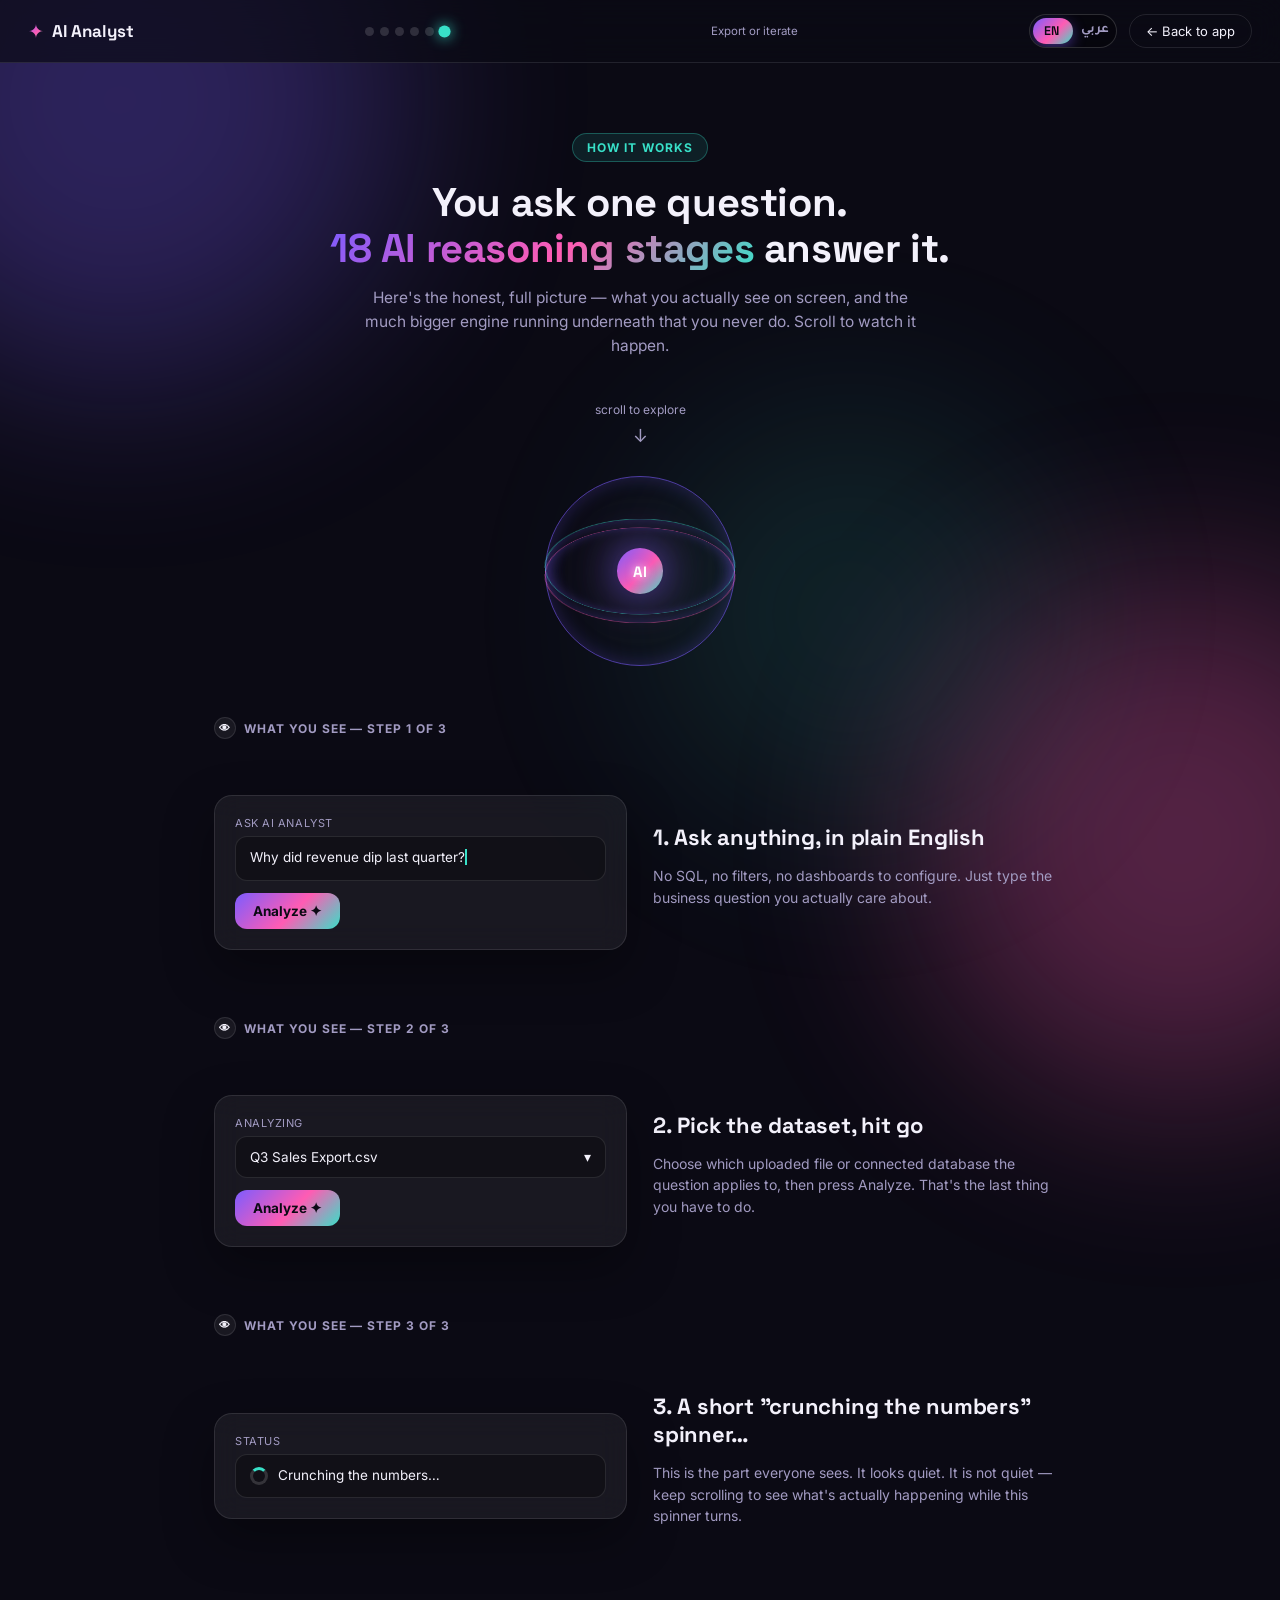
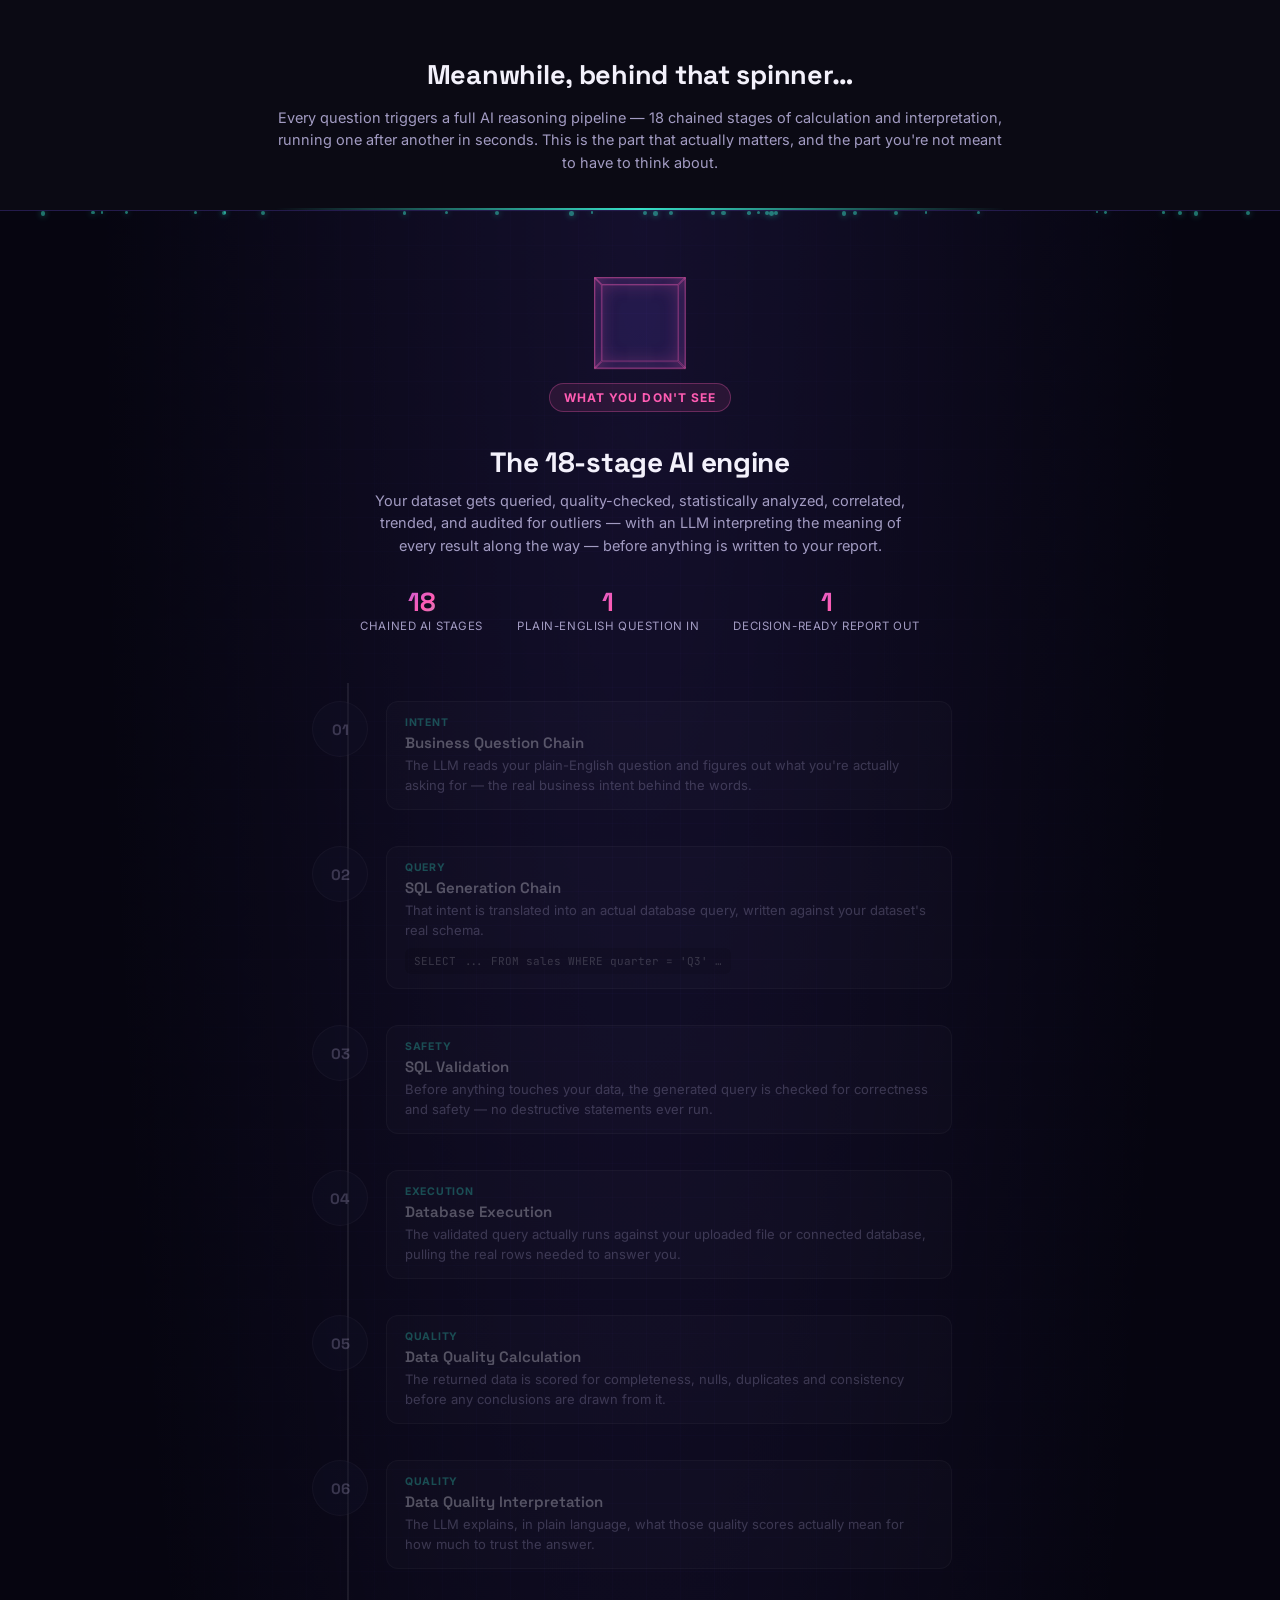
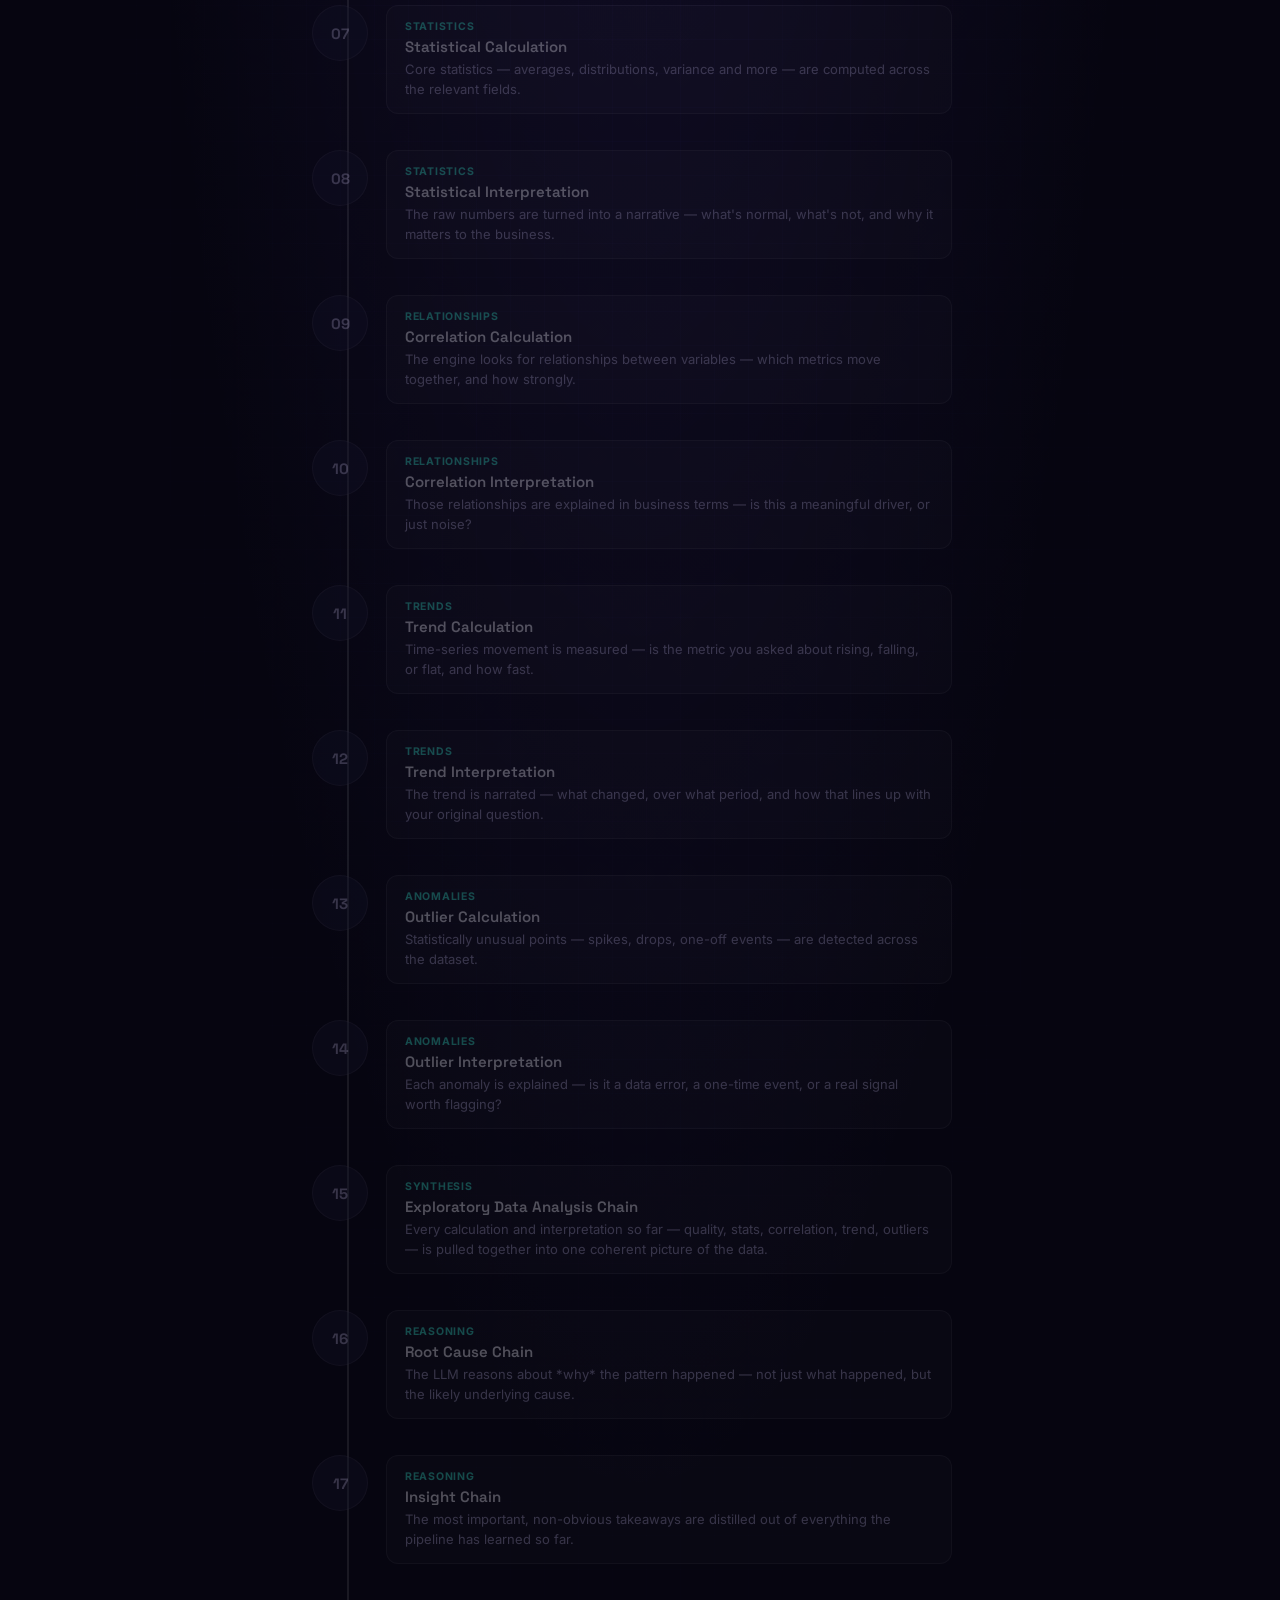
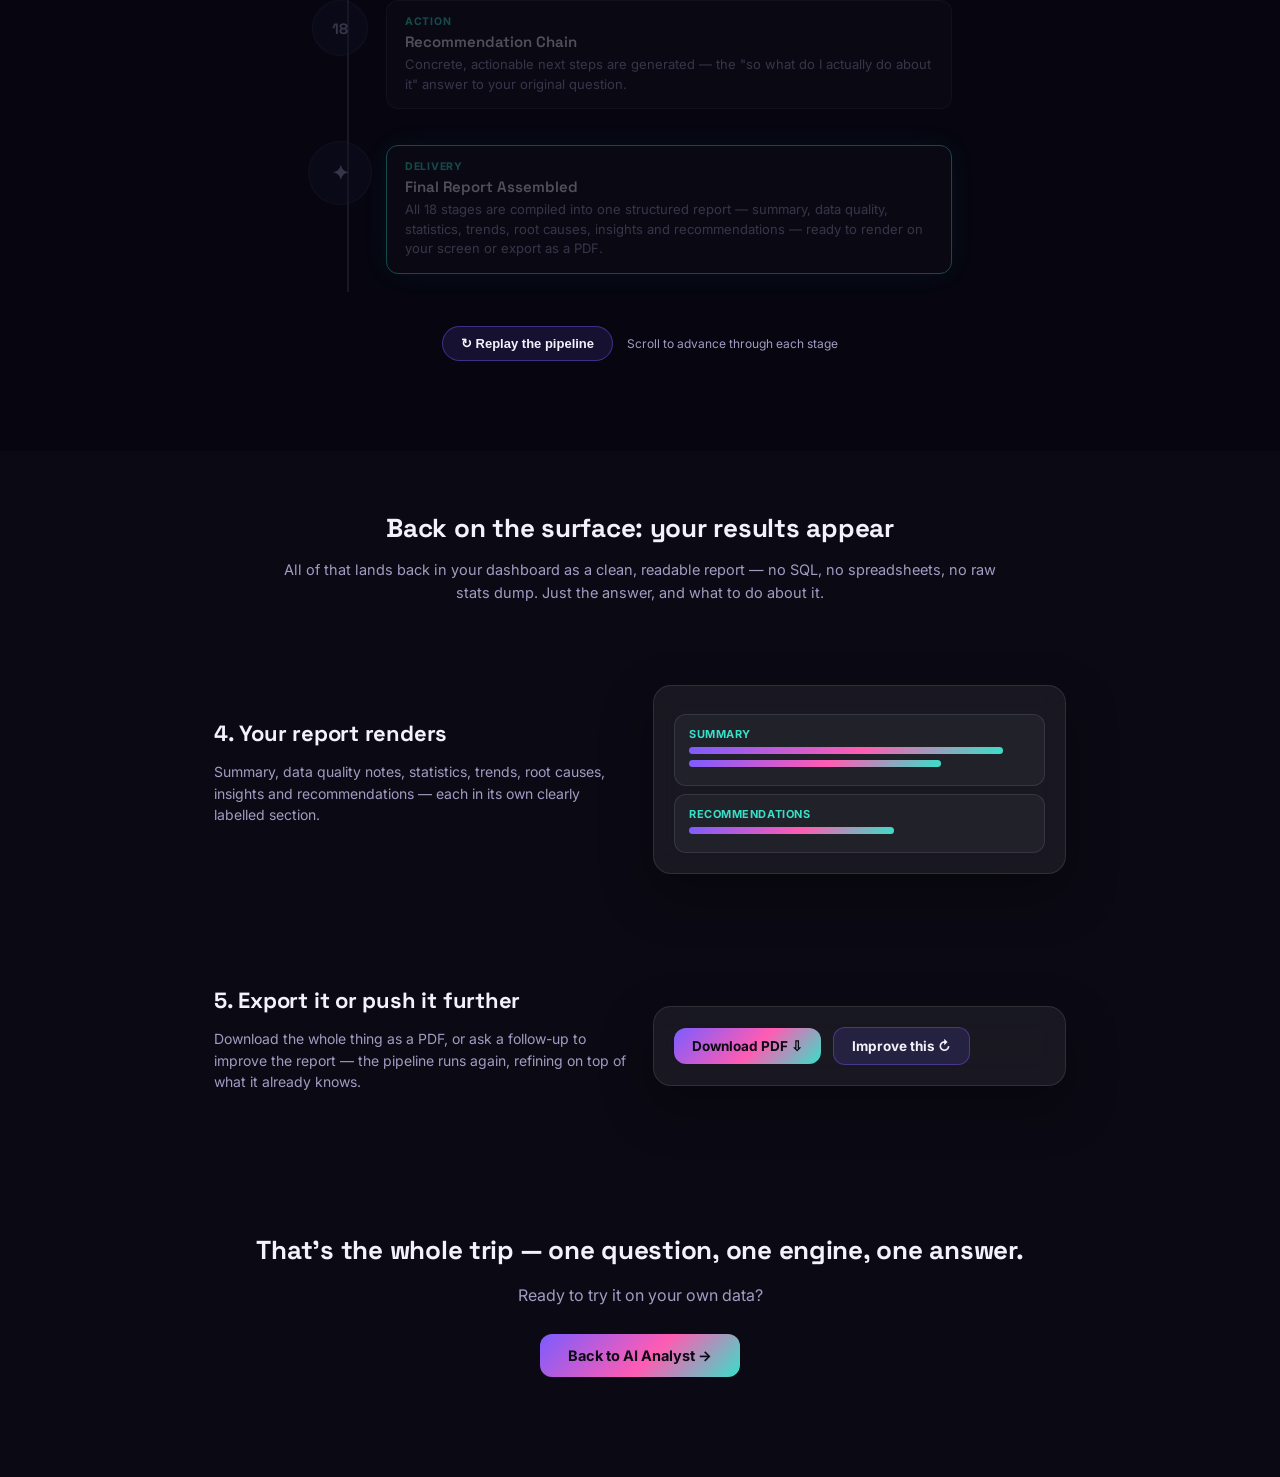
<file: Frontend/how-it-works.html>
<!doctype html>
<html lang="en">
<head>
<meta charset="utf-8" />
<meta name="viewport" content="width=device-width, initial-scale=1" />
<title data-i18n="h.title">How AI Analyst works — behind the curtain</title>
<link rel="preconnect" href="https://fonts.googleapis.com">
<link href="https://fonts.googleapis.com/css2?family=Space+Grotesk:wght@500;600;700&family=Inter:wght@400;500;600;700&family=JetBrains+Mono:wght@400;500&family=Tajawal:wght@400;500;700&display=swap" rel="stylesheet">
<script src="i18n.js"></script>
<script src="i18n-hiw.js"></script>
<style>
:root {
  --bg: #0b0a14;
  --panel: rgba(255, 255, 255, 0.06);
  --panel-solid: #15132a;
  --border: rgba(255, 255, 255, 0.10);
  --text: #f3f1fb;
  --muted: #a29bc2;
  --accent: #7c5cff;
  --accent-2: #ff5cb3;
  --accent-3: #38e0c8;
  --gradient: linear-gradient(135deg, #7c5cff 0%, #ff5cb3 55%, #38e0c8 100%);
  --radius: 18px;
  --radius-sm: 12px;
  --font-display: "Space Grotesk", "Inter", sans-serif;
  --font-body: "Inter", -apple-system, BlinkMacSystemFont, sans-serif;
  --font-mono: "JetBrains Mono", monospace;
}
* { box-sizing: border-box; }
html { scroll-behavior: smooth; }
body {
  margin: 0;
  background: var(--bg);
  color: var(--text);
  font-family: var(--font-body);
  position: relative;
  overflow-x: hidden;
}
h1, h2, h3 { font-family: var(--font-display); letter-spacing: -0.01em; margin: 0; }
p { line-height: 1.55; }
a { color: inherit; }

/* ambient blobs */
.blob { position: fixed; border-radius: 50%; filter: blur(100px); opacity: .3; z-index: 0; pointer-events: none; }
.blob-1 { width: 560px; height: 560px; background: #7c5cff; top: -180px; left: -160px; }
.blob-2 { width: 520px; height: 520px; background: #ff5cb3; bottom: -200px; right: -160px; }
.blob-3 { width: 420px; height: 420px; background: #38e0c8; top: 45%; left: 50%; opacity: .12; }

/* ── top bar ── */
.topbar {
  position: sticky; top: 0; z-index: 50;
  display: flex; align-items: center; justify-content: space-between;
  padding: 14px 28px;
  background: rgba(11,10,20,0.7);
  backdrop-filter: blur(18px); -webkit-backdrop-filter: blur(18px);
  border-bottom: 1px solid var(--border);
}
.brand { display: flex; align-items: center; gap: 8px; }
.brand-mark { font-size: 19px; background: var(--gradient); -webkit-background-clip: text; background-clip: text; color: transparent; }
.brand-name { font-family: var(--font-display); font-weight: 700; font-size: 17px; }
.back-btn {
  background: transparent; border: 1px solid var(--border); color: var(--text);
  border-radius: 999px; padding: 8px 16px; font-size: 13px; cursor: pointer;
  text-decoration: none; transition: border-color .15s ease, transform .15s ease;
}
.back-btn:hover { border-color: var(--accent); transform: translateX(-2px); }

/* journey tracker */
.tracker { display: flex; align-items: center; gap: 6px; }
.tracker .tstop {
  width: 9px; height: 9px; border-radius: 50%;
  background: rgba(255,255,255,0.14);
  transition: background .3s ease, transform .3s ease, box-shadow .3s ease;
}
.tracker .tstop.active { background: var(--accent-3); transform: scale(1.35); box-shadow: 0 0 10px var(--accent-3); }
.tracker-label { font-size: 11.5px; color: var(--muted); min-width: 118px; text-align: end; }
@media (max-width: 760px) { .tracker-label { display: none; } }

/* ── hero ── */
.hero { max-width: 780px; margin: 0 auto; padding: 70px 24px 40px; text-align: center; position: relative; z-index: 1; }
.eyebrow {
  display: inline-block; font-size: 12px; font-weight: 700; letter-spacing: .09em; text-transform: uppercase;
  color: var(--accent-3); background: rgba(56,224,200,0.1); border: 1px solid rgba(56,224,200,0.3);
  padding: 6px 14px; border-radius: 999px; margin-bottom: 18px;
}
.hero h1 { font-size: 40px; line-height: 1.15; margin-bottom: 14px; }
.hero h1 span { background: var(--gradient); -webkit-background-clip: text; background-clip: text; color: transparent; }
.hero p { color: var(--muted); font-size: 15.5px; max-width: 560px; margin: 0 auto; }
.scroll-cue { margin-top: 44px; color: var(--muted); font-size: 12px; display: flex; flex-direction: column; align-items: center; gap: 8px; }
.scroll-cue .arrow { animation: bob 1.6s ease-in-out infinite; font-size: 18px; }
@keyframes bob { 0%,100%{transform:translateY(0);} 50%{transform:translateY(7px);} }

.section-wrap { max-width: 900px; margin: 0 auto; padding: 10px 24px; position: relative; z-index: 1; }

/* ── phase label ── */
.phase-tag {
  display: inline-flex; align-items: center; gap: 8px; font-size: 12px; font-weight: 700;
  text-transform: uppercase; letter-spacing: .08em; color: var(--muted); margin-bottom: 10px;
}
.phase-tag .n {
  width: 22px; height: 22px; border-radius: 50%; background: var(--panel); border: 1px solid var(--border);
  display: flex; align-items: center; justify-content: center; font-size: 11px; color: var(--text);
}

/* ── surface (front-end) step cards ── */
.fe-step {
  display: grid; grid-template-columns: 1fr 1fr; gap: 26px; align-items: center;
  padding: 46px 0;
  opacity: 0; transform: translateY(26px);
  transition: opacity .7s ease, transform .7s ease;
}
.fe-step.visible { opacity: 1; transform: translateY(0); }
.fe-step:nth-child(even) { direction: rtl; }
.fe-step:nth-child(even) > * { direction: ltr; }
.fe-copy h3 { font-size: 22px; margin-bottom: 8px; }
.fe-copy p { color: var(--muted); font-size: 14px; }
.fe-mock {
  background: var(--panel); border: 1px solid var(--border); border-radius: var(--radius);
  padding: 20px; backdrop-filter: blur(14px);
  box-shadow: 0 20px 50px rgba(0,0,0,0.35);
}
.fe-mock .fake-label { font-size: 11px; color: var(--muted); margin-bottom: 6px; text-transform: uppercase; letter-spacing: .05em; }
.fe-mock .fake-input {
  background: rgba(0,0,0,0.28); border: 1px solid var(--border); border-radius: var(--radius-sm);
  padding: 12px 14px; font-size: 13.5px; color: var(--text); min-height: 20px;
}
.fe-mock .fake-btn {
  margin-top: 12px; display: inline-block; background: var(--gradient); color: #0b0a14;
  font-weight: 700; font-size: 13.5px; padding: 10px 18px; border-radius: var(--radius-sm);
}
.typewriter { border-inline-end: 2px solid var(--accent-3); white-space: nowrap; overflow: hidden; display: inline-block; }
.fe-mock .fake-select { background: rgba(0,0,0,0.28); border: 1px solid var(--border); border-radius: var(--radius-sm); padding: 12px 14px; font-size: 13.5px; display:flex; justify-content:space-between; }
.fe-mock .fake-spinner { width: 18px; height: 18px; border-radius: 50%; border: 3px solid rgba(255,255,255,.15); border-top-color: var(--accent-3); animation: spin .8s linear infinite; display:inline-block; vertical-align:middle; margin-inline-end:10px; }
@keyframes spin { to { transform: rotate(360deg); } }
.fe-mock .fake-result { background: rgba(255,255,255,0.04); border: 1px solid var(--border); border-radius: var(--radius-sm); padding: 12px 14px; margin-top: 8px; }
.fe-mock .fake-result h4 { margin:0 0 6px; font-size: 11px; color: var(--accent-3); text-transform: uppercase; letter-spacing: .05em; }
.fe-mock .bar { height: 7px; border-radius: 4px; background: var(--gradient); margin: 6px 0; }

/* ── divider into the engine room ── */
.plunge {
  max-width: 780px; margin: 60px auto 0; text-align: center; padding: 0 24px;
  opacity: 0; transform: translateY(20px); transition: opacity .8s ease, transform .8s ease;
}
.plunge.visible { opacity: 1; transform: translateY(0); }
.plunge h2 { font-size: 27px; margin-bottom: 10px; }
.plunge p { color: var(--muted); font-size: 14.5px; }
.waterline {
  height: 2px; margin: 34px auto 0; max-width: 900px;
  background: linear-gradient(90deg, transparent, var(--accent-3), transparent);
  position: relative;
}
.waterline::after {
  content: "⌄"; position: absolute; left: 50%; top: -11px; transform: translateX(-50%);
  color: var(--accent-3); font-size: 20px;
}

/* ── engine room ── */
.engine-room {
  position: relative; z-index: 1;
  background: radial-gradient(ellipse at 50% 0%, rgba(124,92,255,0.12), transparent 60%), #060510;
  border-top: 1px solid rgba(124,92,255,0.25);
  padding: 70px 24px 90px;
}
.engine-room::before {
  content: ""; position: absolute; inset: 0; opacity: .35; pointer-events: none;
  background-image: linear-gradient(rgba(124,92,255,0.07) 1px, transparent 1px), linear-gradient(90deg, rgba(124,92,255,0.07) 1px, transparent 1px);
  background-size: 34px 34px;
  mask-image: radial-gradient(ellipse at 50% 20%, black, transparent 75%);
}
.engine-head { max-width: 720px; margin: 0 auto 50px; text-align: center; position: relative; }
.engine-head .eyebrow { color: var(--accent-2); background: rgba(255,92,179,0.1); border-color: rgba(255,92,179,0.3); }
.engine-head h2 { font-size: 28px; margin: 14px 0 10px; }
.engine-head p { color: var(--muted); font-size: 14.5px; max-width: 540px; margin: 0 auto; }
.stat-row { display:flex; justify-content:center; gap: 34px; margin-top: 28px; flex-wrap: wrap; }
.stat { text-align: center; }
.stat .num { font-family: var(--font-display); font-size: 26px; font-weight: 700; background: var(--gradient); -webkit-background-clip:text; background-clip:text; color:transparent; }
.stat .lbl { font-size: 11.5px; color: var(--muted); text-transform: uppercase; letter-spacing: .05em; }

/* pipeline */
.pipeline { max-width: 640px; margin: 0 auto; position: relative; }
.pipeline-track {
  position: absolute; inset-inline-start: 27px; top: 0; bottom: 0; width: 2px;
  background: rgba(255,255,255,0.08);
}
.pipeline-fill {
  position: absolute; inset-inline-start: 27px; top: 0; width: 2px; height: 0%;
  background: linear-gradient(180deg, var(--accent), var(--accent-2), var(--accent-3));
  transition: height .25s linear;
  box-shadow: 0 0 12px var(--accent);
}
.node {
  position: relative; display: grid; grid-template-columns: 56px 1fr; gap: 18px;
  padding: 18px 0; opacity: .32; transform: translateX(-8px);
  transition: opacity .5s ease, transform .5s ease;
}
.node.active, .node.done { opacity: 1; transform: translateX(0); }
.node-dot {
  width: 56px; height: 56px; border-radius: 50%;
  background: var(--panel-solid); border: 1px solid var(--border);
  display: flex; align-items: center; justify-content: center;
  font-family: var(--font-display); font-weight: 700; font-size: 15px; color: var(--muted);
  transition: background .4s ease, border-color .4s ease, box-shadow .4s ease, color .4s ease, transform .4s ease;
  z-index: 2;
}
.node.active .node-dot {
  background: var(--gradient); color: #0b0a14; border-color: transparent;
  box-shadow: 0 0 0 6px rgba(124,92,255,0.16), 0 0 26px rgba(124,92,255,0.55);
  transform: scale(1.08);
}
.node.done .node-dot { background: rgba(56,224,200,0.14); border-color: rgba(56,224,200,0.5); color: var(--accent-3); }
.node-body {
  background: var(--panel); border: 1px solid var(--border); border-radius: var(--radius-sm);
  padding: 14px 18px; transition: border-color .4s ease, background .4s ease;
}
.node.active .node-body { border-color: rgba(124,92,255,0.5); background: rgba(124,92,255,0.08); }
.node-kicker { font-size: 10.5px; color: var(--accent-3); text-transform: uppercase; letter-spacing: .07em; font-weight: 700; margin-bottom: 4px; }
.node-title { font-family: var(--font-display); font-weight: 600; font-size: 15px; margin-bottom: 4px; }
.node-desc { font-size: 13px; color: var(--muted); line-height: 1.5; }
.node-code {
  margin-top: 8px; font-family: var(--font-mono); font-size: 11px; color: rgba(255,255,255,0.55);
  background: rgba(0,0,0,0.3); border-radius: 6px; padding: 6px 9px; display: inline-block;
}
.node.final .node-dot { width: 64px; height: 64px; margin: -4px; font-size: 20px; }
.node.final .node-body { border-color: var(--accent-3); box-shadow: 0 0 30px rgba(56,224,200,0.2); }

/* controls */
.engine-controls {
  max-width: 640px; margin: 34px auto 0; display: flex; align-items: center; gap: 14px;
  justify-content: center; flex-wrap: wrap;
}
.ctrl-btn {
  background: rgba(124,92,255,0.14); border: 1px solid rgba(124,92,255,0.4); color: var(--text);
  border-radius: 999px; padding: 9px 18px; font-size: 13px; font-weight: 600; cursor: pointer;
  transition: background .15s ease;
}
.ctrl-btn:hover { background: rgba(124,92,255,0.24); }
.ctrl-note { font-size: 12px; color: var(--muted); }

/* resurface */
.resurface { max-width: 780px; margin: 0 auto; text-align: center; padding: 60px 24px 10px; opacity: 0; transform: translateY(20px); transition: opacity .8s ease, transform .8s ease; }
.resurface.visible { opacity: 1; transform: translateY(0); }
.resurface h2 { font-size: 26px; margin-bottom: 10px; }
.resurface p { color: var(--muted); font-size: 14.5px; }

/* footer CTA */
.final-cta { text-align: center; padding: 70px 24px 100px; position: relative; z-index: 1; }
.final-cta h2 { font-size: 26px; margin-bottom: 10px; }
.final-cta p { color: var(--muted); margin-bottom: 26px; }
.cta-btn {
  display: inline-block; background: var(--gradient); color: #0b0a14; font-weight: 700;
  font-size: 14.5px; padding: 13px 28px; border-radius: var(--radius-sm); text-decoration: none;
  transition: transform .15s ease, filter .15s ease;
}
.cta-btn:hover { transform: translateY(-2px); filter: brightness(1.08); }

@media (max-width: 700px) {
  .fe-step { grid-template-columns: 1fr; }
  .fe-step:nth-child(even) { direction: ltr; }
  .hero h1 { font-size: 30px; }
}

/* ══════════════ ADDITIVE 3D EXTRAS (does not alter anything above) ══════════════ */

/* 3D rotating wireframe orb — hero */
.orb-scene {
  width: 190px; height: 190px; margin: 30px auto 0; perspective: 900px;
}
.orb {
  width: 100%; height: 100%; position: relative; transform-style: preserve-3d;
  animation: orbSpin 14s linear infinite;
}
.orb-ring {
  position: absolute; inset: 0; border-radius: 50%;
  border: 1.5px solid rgba(124,92,255,0.55);
  box-shadow: 0 0 18px rgba(124,92,255,0.25) inset;
}
.orb-ring:nth-child(1) { transform: rotateX(0deg); border-color: rgba(124,92,255,0.6); }
.orb-ring:nth-child(2) { transform: rotateX(60deg); border-color: rgba(255,92,179,0.55); }
.orb-ring:nth-child(3) { transform: rotateX(120deg); border-color: rgba(56,224,200,0.55); }
.orb-ring:nth-child(4) { transform: rotateY(90deg); border-color: rgba(124,92,255,0.35); }
.orb-core {
  position: absolute; inset: 38%; border-radius: 50%;
  background: var(--gradient);
  box-shadow: 0 0 40px rgba(124,92,255,0.7), 0 0 80px rgba(255,92,179,0.3);
  animation: orbCorePulse 2.6s ease-in-out infinite;
  display: flex; align-items: center; justify-content: center;
  transform-style: preserve-3d;
}
.orb-core-label {
  font-family: var(--font-display); font-weight: 700;
  font-size: 15px; letter-spacing: .02em; color: #fff;
  text-shadow: 0 0 8px rgba(255,255,255,0.9), 0 0 18px rgba(124,92,255,0.9);
  transform: translateZ(1px);
  user-select: none;
}
@keyframes orbSpin { from { transform: rotateY(0deg) rotateX(8deg); } to { transform: rotateY(360deg) rotateX(8deg); } }
@keyframes orbCorePulse { 0%,100% { transform: scale(0.9); } 50% { transform: scale(1.15); } }

/* 3D tilt wrapper — applied via JS to .fe-mock and .node-body, doesn't change their existing rules */
.tilt-3d { transform-style: preserve-3d; will-change: transform; transition: transform .15s ease-out; }

/* 3D rotating AI-core cube — engine room header */
.core-cube-scene {
  width: 84px; height: 84px; margin: 0 auto 18px; perspective: 500px;
}
.core-cube {
  width: 100%; height: 100%; position: relative; transform-style: preserve-3d;
  animation: cubeSpin 9s linear infinite;
}
.core-cube .face {
  position: absolute; width: 84px; height: 84px;
  border: 1px solid rgba(255,92,179,0.55);
  background: rgba(124,92,255,0.08);
  box-shadow: 0 0 20px rgba(255,92,179,0.15) inset;
}
.core-cube .f1 { transform: translateZ(42px); }
.core-cube .f2 { transform: rotateY(180deg) translateZ(42px); }
.core-cube .f3 { transform: rotateY(90deg) translateZ(42px); }
.core-cube .f4 { transform: rotateY(-90deg) translateZ(42px); }
.core-cube .f5 { transform: rotateX(90deg) translateZ(42px); }
.core-cube .f6 { transform: rotateX(-90deg) translateZ(42px); }
@keyframes cubeSpin { from { transform: rotateX(0deg) rotateY(0deg); } to { transform: rotateX(360deg) rotateY(360deg); } }

/* subtle 3D depth for blobs on scroll (parallax) */
.blob { transition: transform .2s ease-out; }

/* floating particles layer behind the pipeline for extra depth */
.particle-field { position: absolute; inset: 0; pointer-events: none; overflow: hidden; z-index: 0; }
.particle-field span {
  position: absolute; width: 3px; height: 3px; border-radius: 50%;
  background: var(--accent-3); opacity: .5;
  animation: floatParticle linear infinite;
  box-shadow: 0 0 6px var(--accent-3);
}
@keyframes floatParticle {
  from { transform: translate3d(0,110%,0) scale(0.6); opacity: 0; }
  10% { opacity: .7; }
  90% { opacity: .5; }
  to { transform: translate3d(0,-10%,0) scale(1.1); opacity: 0; }
}
/* ══════════════ ARABIC / RTL (active when <html lang="ar" dir="rtl">) ══════════════ */
html[lang="ar"] {
  --font-display: "Tajawal", "Space Grotesk", "Inter", sans-serif;
  --font-body: "Tajawal", "Inter", -apple-system, BlinkMacSystemFont, sans-serif;
}
/* letter-spacing breaks Arabic letter joining */
html[lang="ar"] * { letter-spacing: 0 !important; }
html[lang="ar"] p { line-height: 1.75; }
html[lang="ar"] .hero h1 { line-height: 1.4; }
html[lang="ar"] .tracker-label { min-width: 150px; }
.topbar-end { display: flex; align-items: center; gap: 12px; }

/* alternating step layout: the original flips even rows with direction:rtl; mirror that for an RTL page */
html[dir="rtl"] .fe-step:nth-child(even) { direction: ltr; }
html[dir="rtl"] .fe-step > *,
html[dir="rtl"] .fe-step:nth-child(even) > * { direction: rtl; }

/* pipeline nodes slide in from the other side */
html[dir="rtl"] .node { transform: translateX(8px); }
html[dir="rtl"] .node.active, html[dir="rtl"] .node.done { transform: translateX(0); }
html[dir="rtl"] .back-btn:hover { transform: translateX(2px); }

/* SQL snippet stays left-to-right */
.node-code { direction: ltr; text-align: left; unicode-bidi: isolate; }
</style>
</head>
<body>

<div class="blob blob-1"></div>
<div class="blob blob-2"></div>
<div class="blob blob-3"></div>

<div class="topbar">
  <div class="brand">
    <span class="brand-mark">✦</span>
    <span class="brand-name">AI Analyst</span>
  </div>
  <div class="tracker" id="tracker">
    <div class="tstop" data-phase="0"></div>
    <div class="tstop" data-phase="1"></div>
    <div class="tstop" data-phase="2"></div>
    <div class="tstop" data-phase="3"></div>
    <div class="tstop" data-phase="4"></div>
    <div class="tstop" data-phase="5"></div>
  </div>
  <span class="tracker-label" id="tracker-label">You ask a question</span>
  <div class="topbar-end">
    <div data-lang-toggle></div>
    <a href="index.html" class="back-btn" data-i18n="h.back">← Back to app</a>
  </div>
</div>

<!-- ───────────── HERO ───────────── -->
<div class="hero">
  <span class="eyebrow" data-i18n="h.eyebrow">How it works</span>
  <h1 data-i18n-html="h.h1">You ask one question.<br><span>18 AI reasoning stages</span> answer it.</h1>
  <p data-i18n="h.hero.p">Here's the honest, full picture — what you actually see on screen, and the much bigger engine running underneath that you never do. Scroll to watch it happen.</p>
  <div class="scroll-cue"><span data-i18n="h.scroll">scroll to explore</span><span class="arrow">↓</span></div>

  <!-- additive: 3D rotating wireframe orb -->
  <div class="orb-scene">
    <div class="orb">
      <div class="orb-ring"></div>
      <div class="orb-ring"></div>
      <div class="orb-ring"></div>
      <div class="orb-ring"></div>
      <div class="orb-core"><span class="orb-core-label">AI</span></div>
    </div>
  </div>
</div>

<!-- ───────────── SURFACE: WHAT YOU SEE ───────────── -->
<div class="section-wrap" data-phase-section="0">
  <div class="phase-tag"><span class="n">👁</span> <span data-i18n="h.see1">What you see — step 1 of 3</span></div>
  <div class="fe-step" data-phase="0">
    <div class="fe-copy">
      <h3 data-i18n="h.s1.h">1. Ask anything, in plain English</h3>
      <p data-i18n="h.s1.p">No SQL, no filters, no dashboards to configure. Just type the business question you actually care about.</p>
    </div>
    <div class="fe-mock">
      <div class="fake-label" data-i18n="h.s1.label">Ask AI Analyst</div>
      <div class="fake-input"><span class="typewriter" id="tw">Why did revenue dip last quarter?</span></div>
      <span class="fake-btn" data-i18n="h.analyze">Analyze ✦</span>
    </div>
  </div>
</div>

<div class="section-wrap" data-phase-section="1">
  <div class="phase-tag"><span class="n">👁</span> <span data-i18n="h.see2">What you see — step 2 of 3</span></div>
  <div class="fe-step" data-phase="1">
    <div class="fe-copy">
      <h3 data-i18n="h.s2.h">2. Pick the dataset, hit go</h3>
      <p data-i18n="h.s2.p">Choose which uploaded file or connected database the question applies to, then press Analyze. That's the last thing you have to do.</p>
    </div>
    <div class="fe-mock">
      <div class="fake-label" data-i18n="h.s2.label">Analyzing</div>
      <div class="fake-select"><span>Q3 Sales Export.csv</span><span>▾</span></div>
      <span class="fake-btn" data-i18n="h.analyze">Analyze ✦</span>
    </div>
  </div>
</div>

<div class="section-wrap" data-phase-section="2">
  <div class="phase-tag"><span class="n">👁</span> <span data-i18n="h.see3">What you see — step 3 of 3</span></div>
  <div class="fe-step" data-phase="2">
    <div class="fe-copy">
      <h3 data-i18n="h.s3.h">3. A short "crunching the numbers" spinner…</h3>
      <p data-i18n="h.s3.p">This is the part everyone sees. It looks quiet. It is not quiet — keep scrolling to see what's actually happening while this spinner turns.</p>
    </div>
    <div class="fe-mock">
      <div class="fake-label" data-i18n="h.s3.label">Status</div>
      <div class="fake-input"><span class="fake-spinner"></span><span data-i18n="h.s3.status">Crunching the numbers…</span></div>
    </div>
  </div>
</div>

<!-- ───────────── PLUNGE ───────────── -->
<div class="plunge" data-phase-section="3" id="plunge">
  <h2 data-i18n="h.plunge.h">Meanwhile, behind that spinner…</h2>
  <p data-i18n="h.plunge.p">Every question triggers a full AI reasoning pipeline — 18 chained stages of calculation and interpretation, running one after another in seconds. This is the part that actually matters, and the part you're not meant to have to think about.</p>
  <div class="waterline"></div>
</div>

<!-- ───────────── ENGINE ROOM ───────────── -->
<div class="engine-room">
  <!-- additive: floating particle depth layer -->
  <div class="particle-field" id="particle-field"></div>

  <div class="engine-head">
    <!-- additive: 3D rotating AI-core cube -->
    <div class="core-cube-scene">
      <div class="core-cube">
        <div class="face f1"></div>
        <div class="face f2"></div>
        <div class="face f3"></div>
        <div class="face f4"></div>
        <div class="face f5"></div>
        <div class="face f6"></div>
      </div>
    </div>
    <span class="eyebrow" data-i18n="h.engine.eyebrow">What you don't see</span>
    <h2 data-i18n="h.engine.h">The 18-stage AI engine</h2>
    <p data-i18n="h.engine.p">Your dataset gets queried, quality-checked, statistically analyzed, correlated, trended, and audited for outliers — with an LLM interpreting the meaning of every result along the way — before anything is written to your report.</p>
    <div class="stat-row">
      <div class="stat"><div class="num">18</div><div class="lbl" data-i18n="h.stat1">chained AI stages</div></div>
      <div class="stat"><div class="num">1</div><div class="lbl" data-i18n="h.stat2">plain-English question in</div></div>
      <div class="stat"><div class="num">1</div><div class="lbl" data-i18n="h.stat3">decision-ready report out</div></div>
    </div>
  </div>

  <div class="pipeline" id="pipeline">
    <div class="pipeline-track"></div>
    <div class="pipeline-fill" id="pipeline-fill"></div>

    <div class="node" data-i="1"><div class="node-dot">01</div><div class="node-body">
      <div class="node-kicker" data-i18n="h.n1.k">Intent</div><div class="node-title" data-i18n="h.n1.t">Business Question Chain</div>
      <div class="node-desc" data-i18n="h.n1.d">The LLM reads your plain-English question and figures out what you're actually asking for — the real business intent behind the words.</div>
    </div></div>

    <div class="node" data-i="2"><div class="node-dot">02</div><div class="node-body">
      <div class="node-kicker" data-i18n="h.n2.k">Query</div><div class="node-title" data-i18n="h.n2.t">SQL Generation Chain</div>
      <div class="node-desc" data-i18n="h.n2.d">That intent is translated into an actual database query, written against your dataset's real schema.</div>
      <div class="node-code">SELECT ... FROM sales WHERE quarter = 'Q3' …</div>
    </div></div>

    <div class="node" data-i="3"><div class="node-dot">03</div><div class="node-body">
      <div class="node-kicker" data-i18n="h.n3.k">Safety</div><div class="node-title" data-i18n="h.n3.t">SQL Validation</div>
      <div class="node-desc" data-i18n="h.n3.d">Before anything touches your data, the generated query is checked for correctness and safety — no destructive statements ever run.</div>
    </div></div>

    <div class="node" data-i="4"><div class="node-dot">04</div><div class="node-body">
      <div class="node-kicker" data-i18n="h.n4.k">Execution</div><div class="node-title" data-i18n="h.n4.t">Database Execution</div>
      <div class="node-desc" data-i18n="h.n4.d">The validated query actually runs against your uploaded file or connected database, pulling the real rows needed to answer you.</div>
    </div></div>

    <div class="node" data-i="5"><div class="node-dot">05</div><div class="node-body">
      <div class="node-kicker" data-i18n="h.n5.k">Quality</div><div class="node-title" data-i18n="h.n5.t">Data Quality Calculation</div>
      <div class="node-desc" data-i18n="h.n5.d">The returned data is scored for completeness, nulls, duplicates and consistency before any conclusions are drawn from it.</div>
    </div></div>

    <div class="node" data-i="6"><div class="node-dot">06</div><div class="node-body">
      <div class="node-kicker" data-i18n="h.n6.k">Quality</div><div class="node-title" data-i18n="h.n6.t">Data Quality Interpretation</div>
      <div class="node-desc" data-i18n="h.n6.d">The LLM explains, in plain language, what those quality scores actually mean for how much to trust the answer.</div>
    </div></div>

    <div class="node" data-i="7"><div class="node-dot">07</div><div class="node-body">
      <div class="node-kicker" data-i18n="h.n7.k">Statistics</div><div class="node-title" data-i18n="h.n7.t">Statistical Calculation</div>
      <div class="node-desc" data-i18n="h.n7.d">Core statistics — averages, distributions, variance and more — are computed across the relevant fields.</div>
    </div></div>

    <div class="node" data-i="8"><div class="node-dot">08</div><div class="node-body">
      <div class="node-kicker" data-i18n="h.n8.k">Statistics</div><div class="node-title" data-i18n="h.n8.t">Statistical Interpretation</div>
      <div class="node-desc" data-i18n="h.n8.d">The raw numbers are turned into a narrative — what's normal, what's not, and why it matters to the business.</div>
    </div></div>

    <div class="node" data-i="9"><div class="node-dot">09</div><div class="node-body">
      <div class="node-kicker" data-i18n="h.n9.k">Relationships</div><div class="node-title" data-i18n="h.n9.t">Correlation Calculation</div>
      <div class="node-desc" data-i18n="h.n9.d">The engine looks for relationships between variables — which metrics move together, and how strongly.</div>
    </div></div>

    <div class="node" data-i="10"><div class="node-dot">10</div><div class="node-body">
      <div class="node-kicker" data-i18n="h.n10.k">Relationships</div><div class="node-title" data-i18n="h.n10.t">Correlation Interpretation</div>
      <div class="node-desc" data-i18n="h.n10.d">Those relationships are explained in business terms — is this a meaningful driver, or just noise?</div>
    </div></div>

    <div class="node" data-i="11"><div class="node-dot">11</div><div class="node-body">
      <div class="node-kicker" data-i18n="h.n11.k">Trends</div><div class="node-title" data-i18n="h.n11.t">Trend Calculation</div>
      <div class="node-desc" data-i18n="h.n11.d">Time-series movement is measured — is the metric you asked about rising, falling, or flat, and how fast.</div>
    </div></div>

    <div class="node" data-i="12"><div class="node-dot">12</div><div class="node-body">
      <div class="node-kicker" data-i18n="h.n12.k">Trends</div><div class="node-title" data-i18n="h.n12.t">Trend Interpretation</div>
      <div class="node-desc" data-i18n="h.n12.d">The trend is narrated — what changed, over what period, and how that lines up with your original question.</div>
    </div></div>

    <div class="node" data-i="13"><div class="node-dot">13</div><div class="node-body">
      <div class="node-kicker" data-i18n="h.n13.k">Anomalies</div><div class="node-title" data-i18n="h.n13.t">Outlier Calculation</div>
      <div class="node-desc" data-i18n="h.n13.d">Statistically unusual points — spikes, drops, one-off events — are detected across the dataset.</div>
    </div></div>

    <div class="node" data-i="14"><div class="node-dot">14</div><div class="node-body">
      <div class="node-kicker" data-i18n="h.n14.k">Anomalies</div><div class="node-title" data-i18n="h.n14.t">Outlier Interpretation</div>
      <div class="node-desc" data-i18n="h.n14.d">Each anomaly is explained — is it a data error, a one-time event, or a real signal worth flagging?</div>
    </div></div>

    <div class="node" data-i="15"><div class="node-dot">15</div><div class="node-body">
      <div class="node-kicker" data-i18n="h.n15.k">Synthesis</div><div class="node-title" data-i18n="h.n15.t">Exploratory Data Analysis Chain</div>
      <div class="node-desc" data-i18n="h.n15.d">Every calculation and interpretation so far — quality, stats, correlation, trend, outliers — is pulled together into one coherent picture of the data.</div>
    </div></div>

    <div class="node" data-i="16"><div class="node-dot">16</div><div class="node-body">
      <div class="node-kicker" data-i18n="h.n16.k">Reasoning</div><div class="node-title" data-i18n="h.n16.t">Root Cause Chain</div>
      <div class="node-desc" data-i18n="h.n16.d">The LLM reasons about *why* the pattern happened — not just what happened, but the likely underlying cause.</div>
    </div></div>

    <div class="node" data-i="17"><div class="node-dot">17</div><div class="node-body">
      <div class="node-kicker" data-i18n="h.n17.k">Reasoning</div><div class="node-title" data-i18n="h.n17.t">Insight Chain</div>
      <div class="node-desc" data-i18n="h.n17.d">The most important, non-obvious takeaways are distilled out of everything the pipeline has learned so far.</div>
    </div></div>

    <div class="node" data-i="18"><div class="node-dot">18</div><div class="node-body">
      <div class="node-kicker" data-i18n="h.n18.k">Action</div><div class="node-title" data-i18n="h.n18.t">Recommendation Chain</div>
      <div class="node-desc" data-i18n="h.n18.d">Concrete, actionable next steps are generated — the "so what do I actually do about it" answer to your original question.</div>
    </div></div>

    <div class="node final" data-i="19"><div class="node-dot">✦</div><div class="node-body">
      <div class="node-kicker" data-i18n="h.n19.k">Delivery</div><div class="node-title" data-i18n="h.n19.t">Final Report Assembled</div>
      <div class="node-desc" data-i18n="h.n19.d">All 18 stages are compiled into one structured report — summary, data quality, statistics, trends, root causes, insights and recommendations — ready to render on your screen or export as a PDF.</div>
    </div></div>
  </div>

  <div class="engine-controls">
    <button class="ctrl-btn" id="replay-btn" data-i18n="h.replay">↻ Replay the pipeline</button>
    <span class="ctrl-note" id="stage-note">Scroll to advance through each stage</span>
  </div>
</div>

<!-- ───────────── RESURFACE ───────────── -->
<div class="resurface" data-phase-section="4" id="resurface">
  <h2 data-i18n="h.res.h">Back on the surface: your results appear</h2>
  <p data-i18n="h.res.p">All of that lands back in your dashboard as a clean, readable report — no SQL, no spreadsheets, no raw stats dump. Just the answer, and what to do about it.</p>
</div>

<div class="section-wrap" data-phase-section="4">
  <div class="fe-step" data-phase="4">
    <div class="fe-copy">
      <h3 data-i18n="h.s4.h">4. Your report renders</h3>
      <p data-i18n="h.s4.p">Summary, data quality notes, statistics, trends, root causes, insights and recommendations — each in its own clearly labelled section.</p>
    </div>
    <div class="fe-mock">
      <div class="fake-result"><h4 data-i18n="h.s4.summary">Summary</h4><div class="bar" style="width:92%"></div><div class="bar" style="width:74%"></div></div>
      <div class="fake-result"><h4 data-i18n="h.s4.reco">Recommendations</h4><div class="bar" style="width:60%"></div></div>
    </div>
  </div>
</div>

<div class="section-wrap" data-phase-section="5">
  <div class="fe-step" data-phase="5">
    <div class="fe-copy">
      <h3 data-i18n="h.s5.h">5. Export it or push it further</h3>
      <p data-i18n="h.s5.p">Download the whole thing as a PDF, or ask a follow-up to improve the report — the pipeline runs again, refining on top of what it already knows.</p>
    </div>
    <div class="fe-mock">
      <span class="fake-btn" style="margin-top:0;" data-i18n="h.s5.pdf">Download PDF ⇩</span>
      <span class="fake-btn" style="margin-top:0; margin-inline-start:8px; background:rgba(124,92,255,0.14); color:var(--text); border:1px solid rgba(124,92,255,0.4);" data-i18n="h.s5.improve">Improve this ↻</span>
    </div>
  </div>
</div>

<!-- ───────────── FINAL CTA ───────────── -->
<div class="final-cta">
  <h2 data-i18n="h.cta.h">That's the whole trip — one question, one engine, one answer.</h2>
  <p data-i18n="h.cta.p">Ready to try it on your own data?</p>
  <a href="index.html" class="cta-btn" data-i18n="h.cta.btn">Back to AI Analyst →</a>
</div>

<script>
// ---------- typewriter on hero mock ----------
const twEl = document.getElementById('tw');
let twRun = 0; // bumped on every restart so an old loop stops itself
function startTypewriter(){
  const full = I18N.t('h.s1.q');
  const run = ++twRun;
  let i = 0;
  twEl.textContent = '';
  (function tick(){
    if (run !== twRun) return;
    if (i <= full.length){
      twEl.textContent = full.slice(0, i);
      i++;
      setTimeout(tick, 45);
    } else {
      setTimeout(() => { if (run !== twRun) return; i = 0; tick(); }, 2200);
    }
  })();
}
startTypewriter();

// ---------- fade-in on scroll for front-end steps & plunge/resurface ----------
const revealTargets = document.querySelectorAll('.fe-step, .plunge, .resurface');
const revealObserver = new IntersectionObserver((entries) => {
  entries.forEach(e => { if (e.isIntersecting) e.target.classList.add('visible'); });
}, { threshold: 0.25 });
revealTargets.forEach(t => revealObserver.observe(t));

// ---------- journey tracker (top bar dots) ----------
let currentPhase = 0;
const tstops = document.querySelectorAll('.tstop');
const trackerLabel = document.getElementById('tracker-label');
const phaseSections = document.querySelectorAll('[data-phase-section]');
const phaseObserver = new IntersectionObserver((entries) => {
  entries.forEach(e => {
    if (e.isIntersecting){
      currentPhase = +e.target.dataset.phaseSection;
      tstops.forEach(t => t.classList.toggle('active', +t.dataset.phase === currentPhase));
      updateTrackerLabel();
    }
  });
}, { threshold: 0.5, rootMargin: '-40% 0px -40% 0px' });
phaseSections.forEach(s => phaseObserver.observe(s));
function updateTrackerLabel(){
  trackerLabel.textContent = I18N.t('h.phase.' + currentPhase);
}
updateTrackerLabel();

// ---------- pipeline: sequential activation driven by scroll ----------
const nodes = Array.from(document.querySelectorAll('.node'));
const pipelineFill = document.getElementById('pipeline-fill');
const stageNote = document.getElementById('stage-note');
const pipelineEl = document.getElementById('pipeline');

function updatePipeline(){
  const rect = pipelineEl.getBoundingClientRect();
  const vh = window.innerHeight;
  // progress: 0 when pipeline top hits bottom of viewport, 1 when pipeline bottom hits top of viewport
  const total = rect.height + vh * 0.6;
  const traveled = vh * 0.75 - rect.top;
  let progress = traveled / total;
  progress = Math.max(0, Math.min(1, progress));

  pipelineFill.style.height = (progress * 100) + '%';

  const activeIndex = Math.min(nodes.length - 1, Math.floor(progress * nodes.length));
  nodes.forEach((n, i) => {
    n.classList.remove('active', 'done');
    if (i < activeIndex) n.classList.add('done');
    else if (i === activeIndex && progress > 0.01) n.classList.add('active');
  });

  if (progress <= 0.01) {
    stageNote.textContent = I18N.t('h.note.start');
  } else if (progress >= 0.999) {
    stageNote.textContent = I18N.t('h.note.done');
  } else {
    const n = nodes[activeIndex];
    const title = n.querySelector('.node-title')?.textContent || '';
    stageNote.textContent = I18N.t('h.note.running', { i: activeIndex + 1, n: nodes.length, title: title });
  }
}

let ticking = false;
window.addEventListener('scroll', () => {
  if (!ticking){
    window.requestAnimationFrame(() => { updatePipeline(); ticking = false; });
    ticking = true;
  }
});
window.addEventListener('resize', updatePipeline);
updatePipeline();

// ---------- replay button: smooth-scrolls back to top of engine room ----------
document.getElementById('replay-btn').addEventListener('click', () => {
  document.getElementById('plunge').scrollIntoView({ behavior: 'smooth', block: 'start' });
});

// ---------- language switch: refresh everything the scripts above write into the DOM ----------
window.addEventListener('langchange', () => {
  startTypewriter();
  updateTrackerLabel();
  updatePipeline();
});

/* ══════════════ ADDITIVE 3D EXTRAS (does not touch anything above) ══════════════ */

// ---------- floating particle field behind the pipeline ----------
(function spawnParticles(){
  const field = document.getElementById('particle-field');
  if (!field) return;
  const count = 34;
  for (let i = 0; i < count; i++){
    const p = document.createElement('span');
    const left = Math.random() * 100;
    const duration = 6 + Math.random() * 10;
    const delay = Math.random() * -16;
    const size = 2 + Math.random() * 3;
    p.style.left = left + '%';
    p.style.width = p.style.height = size + 'px';
    p.style.animationDuration = duration + 's';
    p.style.animationDelay = delay + 's';
    field.appendChild(p);
  }
})();

// ---------- 3D tilt-on-hover for front-end mockup cards & pipeline node bodies ----------
(function enable3DTilt(){
  const tiltables = document.querySelectorAll('.fe-mock, .node-body');
  tiltables.forEach(el => {
    el.classList.add('tilt-3d');
    el.style.perspective = '600px';
    el.addEventListener('mousemove', (e) => {
      const r = el.getBoundingClientRect();
      const x = (e.clientX - r.left) / r.width - 0.5;
      const y = (e.clientY - r.top) / r.height - 0.5;
      el.style.transform = `rotateX(${(-y * 8).toFixed(2)}deg) rotateY(${(x * 10).toFixed(2)}deg) translateZ(4px)`;
    });
    el.addEventListener('mouseleave', () => {
      el.style.transform = 'rotateX(0deg) rotateY(0deg) translateZ(0px)';
    });
  });
})();

// ---------- gentle 3D parallax drift for the ambient blobs on scroll ----------
(function parallaxBlobs(){
  const blobs = document.querySelectorAll('.blob');
  if (!blobs.length) return;
  let ticking2 = false;
  window.addEventListener('scroll', () => {
    if (ticking2) return;
    window.requestAnimationFrame(() => {
      const y = window.scrollY;
      blobs.forEach((b, i) => {
        const depth = (i + 1) * 0.04;
        b.style.transform = `translate3d(0, ${y * depth * -1}px, 0) scale(${1 + y * 0.00006})`;
      });
      ticking2 = false;
    });
    ticking2 = true;
  });
})();
</script>
</body>
</html>
</file>
